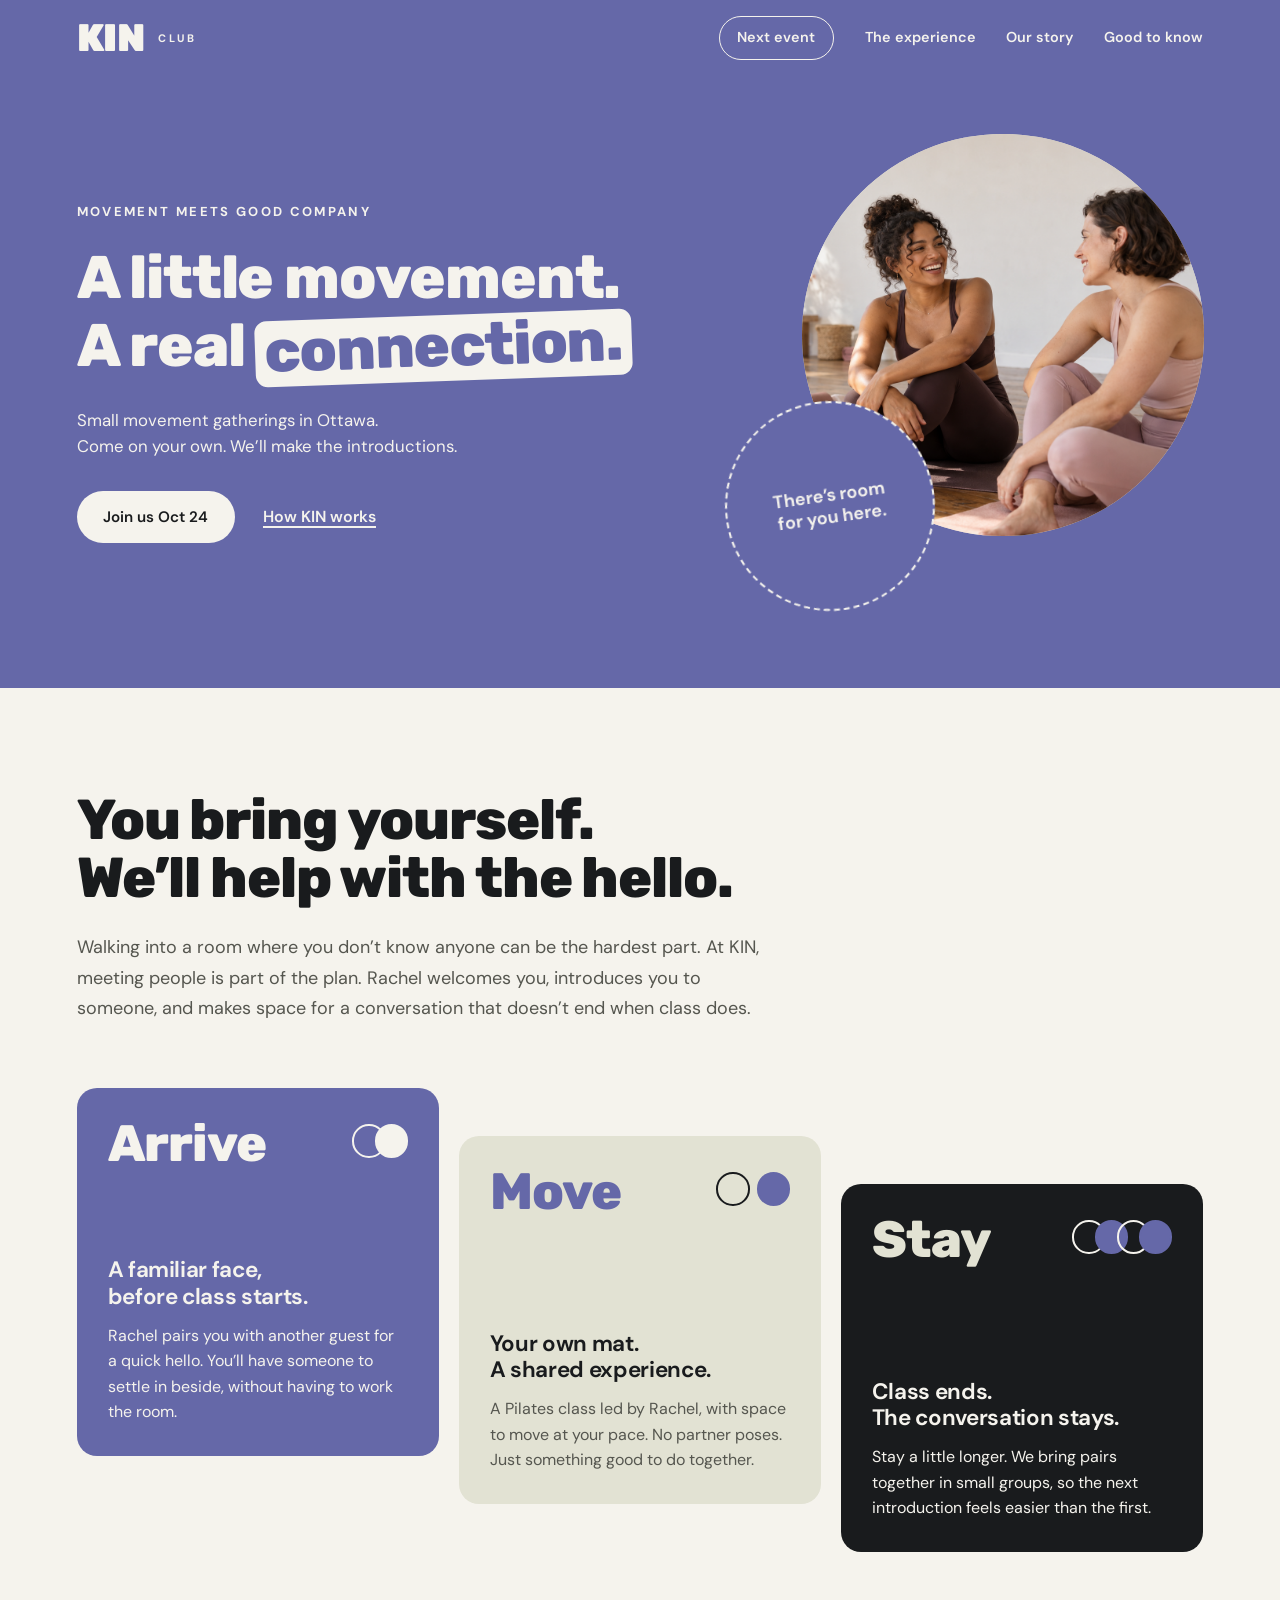
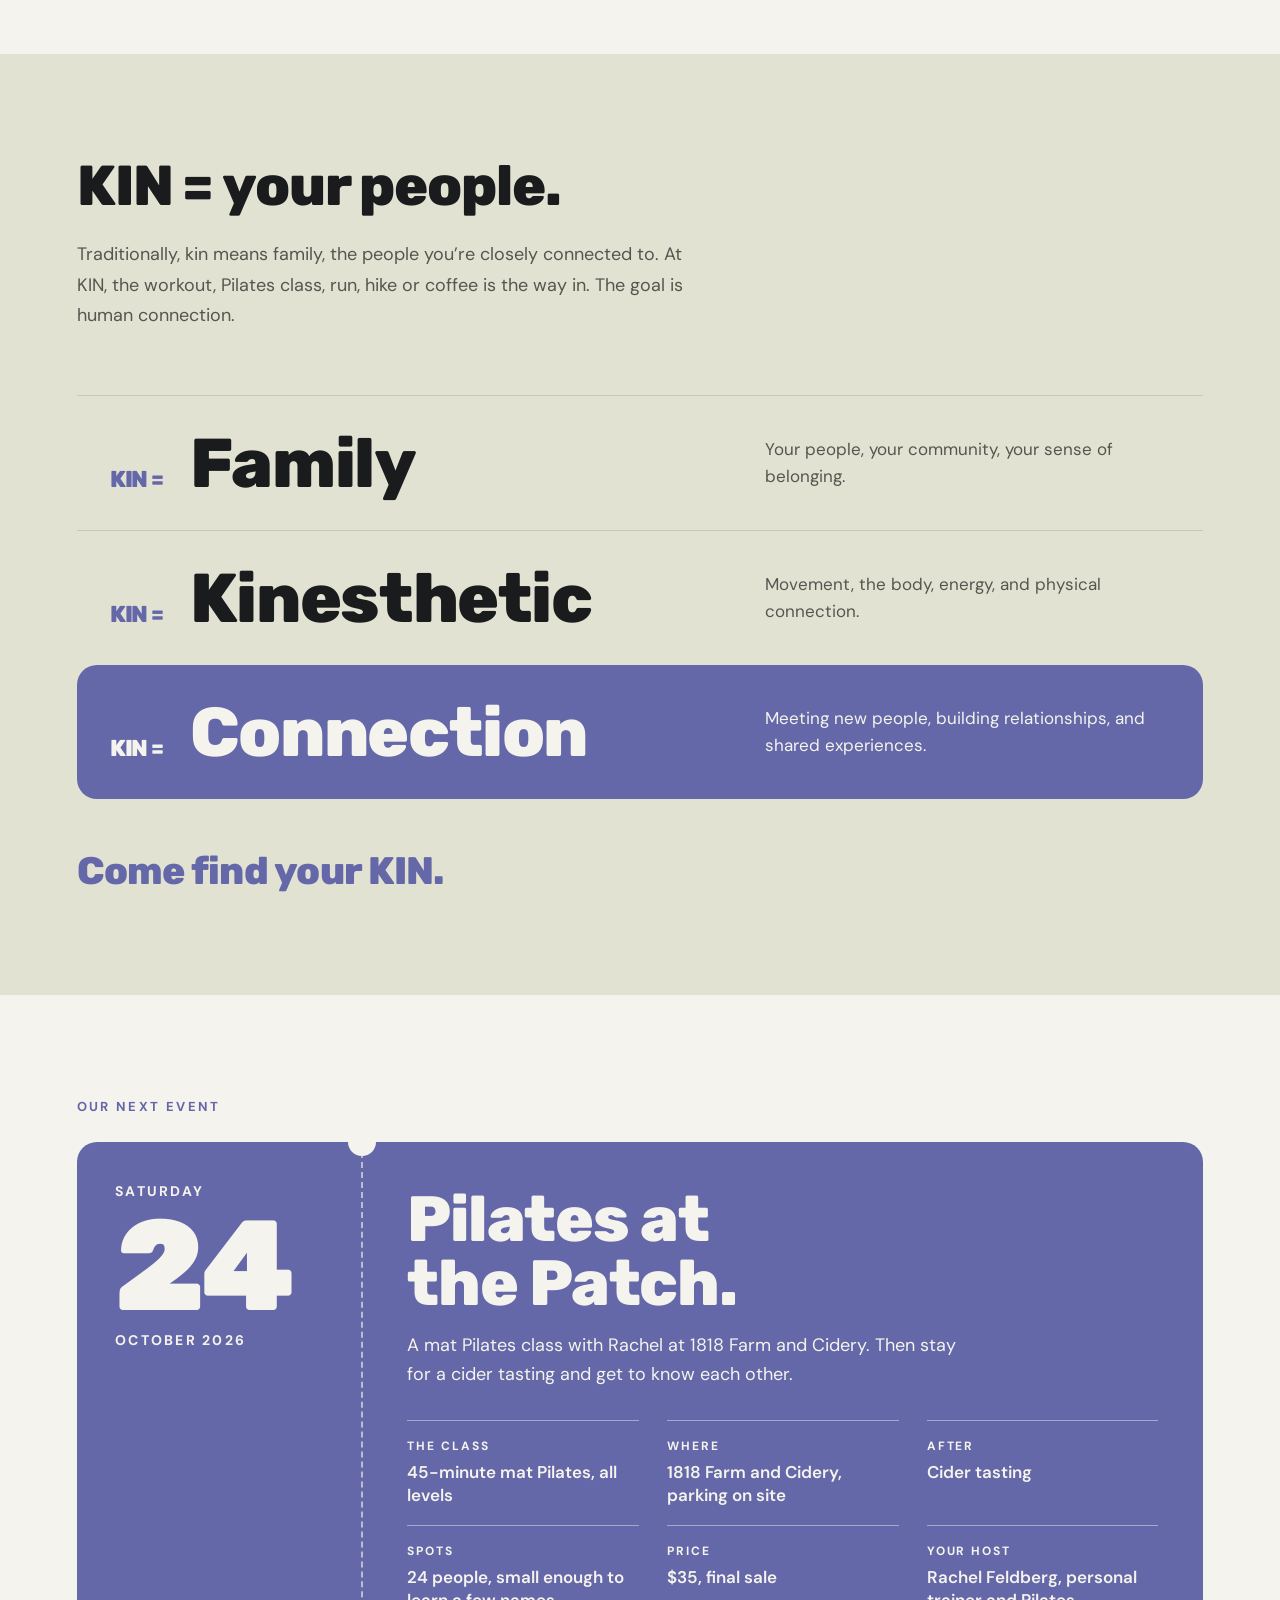
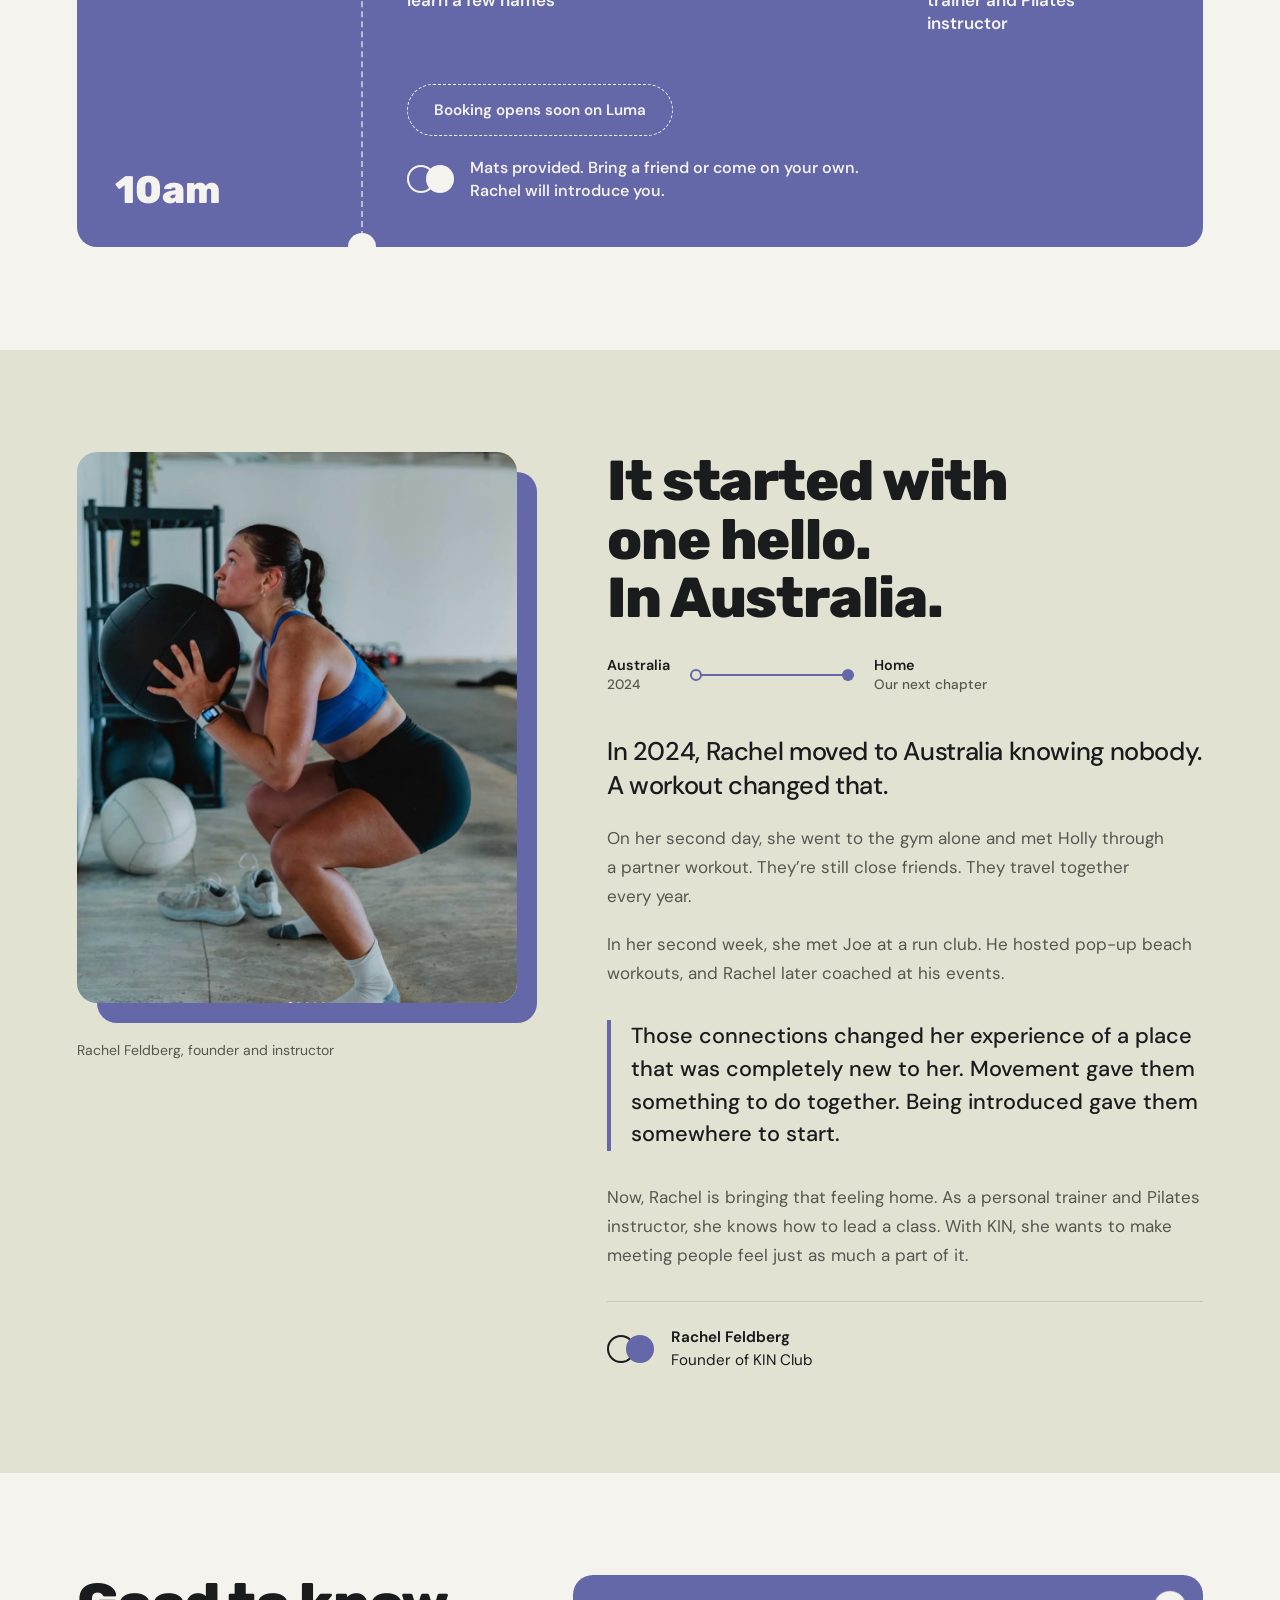
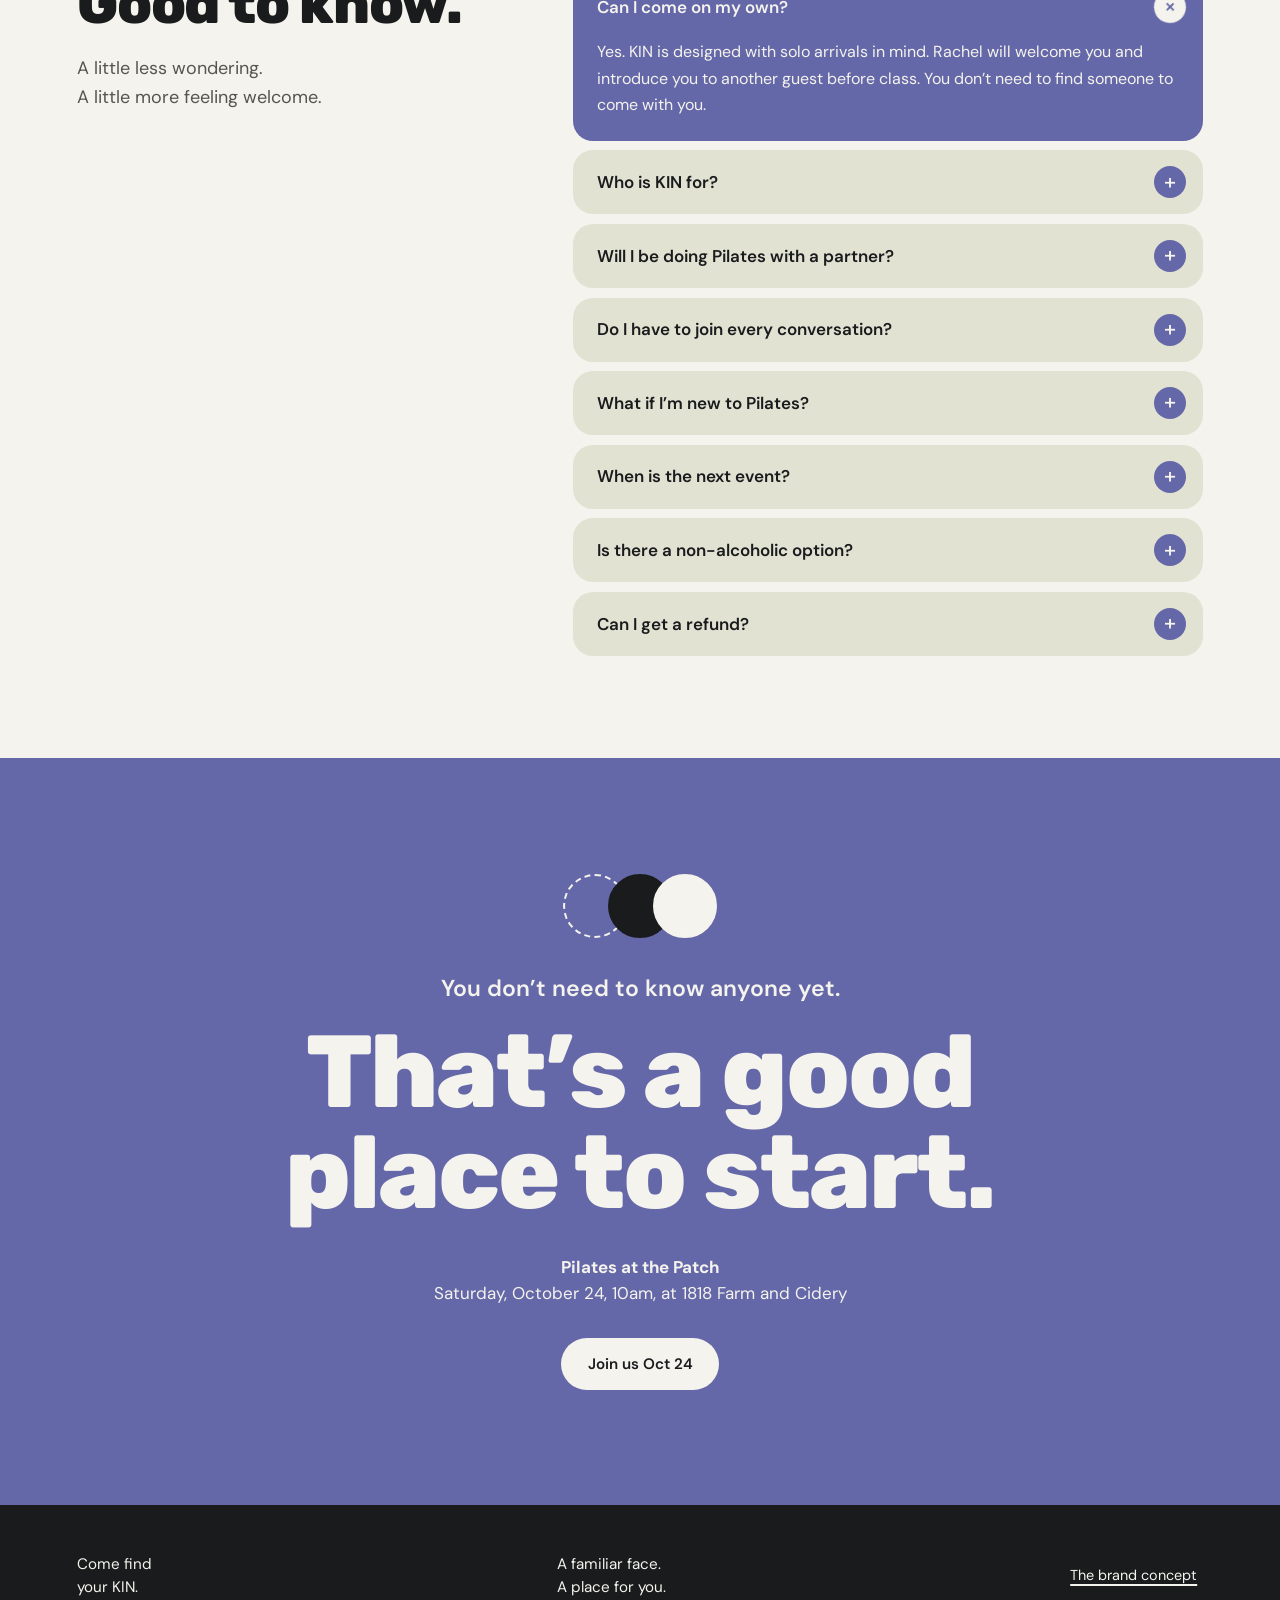
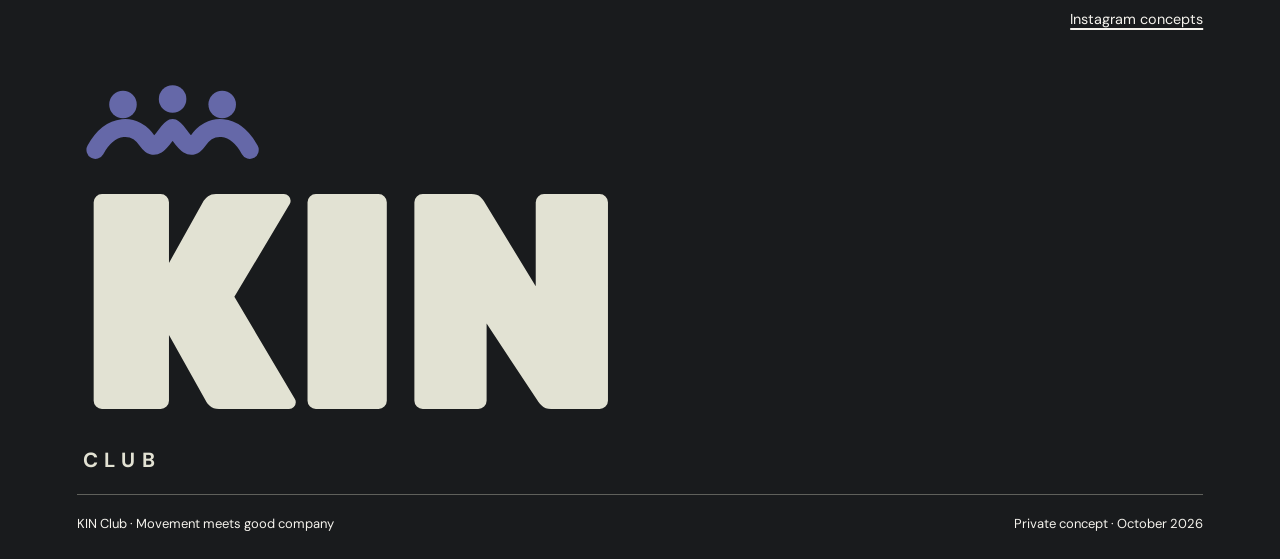
<file: index.html>
<!doctype html>
<html lang="en">
<head>
  <meta charset="UTF-8">
  <meta name="viewport" content="width=device-width, initial-scale=1">
  <meta name="robots" content="noindex, nofollow">
  <meta name="theme-color" content="#6568A8">
  <meta name="description" content="KIN Club brings people in Ottawa together through movement, thoughtful introductions, and time to connect.">
  <title>KIN Club | Movement meets good company</title>
  <link rel="icon" type="image/svg+xml" href="data:image/svg+xml,%3Csvg xmlns='http://www.w3.org/2000/svg' viewBox='0 0 64 64'%3E%3Crect width='64' height='64' rx='16' fill='%236568A8'/%3E%3Ctext x='32' y='47' text-anchor='middle' font-family='Arial,sans-serif' font-weight='900' font-size='48' fill='%23F5F3ED'%3Ek%3C/text%3E%3C/svg%3E">
  <link rel="preload" href="assets/dm-sans.ttf" as="font" type="font/ttf" crossorigin>
  <link rel="preconnect" href="https://fonts.googleapis.com"><link rel="preconnect" href="https://fonts.gstatic.com" crossorigin><link href="https://fonts.googleapis.com/css2?family=Rubik:wght@700;800;900&display=swap" rel="stylesheet"><link rel="stylesheet" href="styles.css?v=kin-20261016b"><script src="theme.js?v=neutral-20261016"></script>
</head>
<body>
  <a class="skip-link" href="#main">Skip to content</a>
  <header class="site-header">
    <a class="wordmark" href="#" aria-label="KIN Club home">KIN<span>Club</span></a>
    <nav aria-label="Main navigation"><a class="nav-event" href="#next-event">Next event</a><a href="#experience">The experience</a><a href="#story">Our story</a><a href="#questions">Good to know</a></nav>
  </header>
  <main id="main">
    <section class="hero" aria-labelledby="hero-title">
      <div class="hero-copy">
        <p class="eyebrow">Movement meets good company</p>
        <h1 id="hero-title"><span class="line">A little movement.</span> <span class="line">A real <span class="mark">connection.</span></span></h1>
        <p class="hero-intro">Small movement gatherings in Ottawa.<br class="desktop-break"> Come on your own. We’ll make the introductions.</p>
        <div class="hero-actions"><a class="button button-paper" href="#next-event">Join us Oct 24</a><a class="text-link" href="#experience">How KIN works</a></div>
      </div>
      <div class="hero-visual">
        <div class="hero-photo"><img src="assets/kin-company.png" alt="Illustrative scene of two women chatting beside their Pilates mats in a sunlit studio" width="1536" height="1024" fetchpriority="high"></div>
        <p class="hero-note">There’s room<br>for you here.</p>
      </div>
    </section>

    <section class="experience section" id="experience" aria-labelledby="experience-title">
      <div class="experience-head">
        <h2 id="experience-title">You bring yourself.<br>We’ll help with the hello.</h2>
        <p>Walking into a room where you don’t know anyone can be the hardest part. At KIN, meeting people is part of the plan. Rachel welcomes you, introduces you to someone, and makes space for a conversation that doesn’t end when class does.</p>
      </div>
      <ol class="steps" aria-label="How a KIN gathering feels">
        <li class="step step-arrive"><div class="step-top"><span class="step-verb">Arrive</span><span class="pair-symbol" aria-hidden="true"><i></i><i></i></span></div><h3>A familiar face,<br>before class starts.</h3><p>Rachel pairs you with another guest for a quick hello. You’ll have someone to settle in beside, without having to work the room.</p></li>
        <li class="step step-move"><div class="step-top"><span class="step-verb">Move</span><span class="pair-symbol is-apart" aria-hidden="true"><i></i><i></i></span></div><h3>Your own mat.<br>A shared experience.</h3><p>A Pilates class led by Rachel, with space to move at your pace. No partner poses. Just something good to do together.</p></li>
        <li class="step step-stay"><div class="step-top"><span class="step-verb">Stay</span><span class="pair-symbol is-group" aria-hidden="true"><i></i><i></i><i></i><i></i></span></div><h3>Class ends.<br>The conversation stays.</h3><p>Stay a little longer. We bring pairs together in small groups, so the next introduction feels easier than the first.</p></li>
      </ol>
    </section>

    <section class="pillars section" aria-labelledby="pillars-title">
      <div class="pillars-head"><h2 id="pillars-title">KIN = your people.</h2><p>Traditionally, kin means family, the people you’re closely connected to. At KIN, the workout, Pilates class, run, hike or coffee is the way in. The goal is human connection.</p></div>
      <dl class="pillars-list">
        <div><dt><span>KIN =</span> Family</dt><dd>Your people, your community, your sense of belonging.</dd></div>
        <div><dt><span>KIN =</span> Kinesthetic</dt><dd>Movement, the body, energy, and physical connection.</dd></div>
        <div class="is-lead"><dt><span>KIN =</span> Connection</dt><dd>Meeting new people, building relationships, and shared experiences.</dd></div>
      </dl>
      <p class="pillars-close">Come find your KIN.</p>
    </section>

    <section class="gathering section" id="next-event" aria-labelledby="gathering-title">
      <p class="eyebrow">Our next event</p>
      <article class="ticket">
        <div class="ticket-stub">
          <p class="ticket-date"><time datetime="2026-10-24T10:00"><span class="ticket-day">Saturday</span> <strong>24</strong> <span class="ticket-month">October 2026</span> <span class="ticket-time">10am</span></time></p>
        </div>
        <div class="ticket-body">
          <h2 id="gathering-title">Pilates at<br>the Patch.</h2>
          <p class="ticket-intro">A mat Pilates class with Rachel at 1818 Farm and Cidery. Then stay for a cider tasting and get to know each other.</p>
          <dl class="event-facts">
            <div><dt>The class</dt><dd>45-minute mat Pilates, all levels</dd></div>
            <div><dt>Where</dt><dd>1818 Farm and Cidery, parking on site</dd></div>
            <div><dt>After</dt><dd>Cider tasting</dd></div>
            <div><dt>Spots</dt><dd>24 people, small enough to learn a few names</dd></div>
            <div><dt>Price</dt><dd>$35, final sale</dd></div>
            <div><dt>Your host</dt><dd>Rachel Feldberg, personal trainer and Pilates instructor</dd></div>
          </dl>
          <div class="ticket-foot">
            <!-- When the Luma event exists, replace this span with:
                 <a class="button button-paper event-cta" href="LUMA_EVENT_URL" target="_blank" rel="noopener">Save your spot</a> -->
            <span class="button event-cta is-pending" role="status">Booking opens soon on Luma</span>
            <p class="event-note"><span class="pair-symbol" aria-hidden="true"><i></i><i></i></span><span>Mats provided. Bring a friend or come on your own. Rachel will introduce you.</span></p>
          </div>
        </div>
      </article>
    </section>

    <section class="story section" id="story" aria-labelledby="story-title">
      <div class="story-heading"><h2 id="story-title">It started with<br>one hello.<br>In Australia.</h2><div class="story-route"><span>Australia<br><strong>2024</strong></span><span class="route-line" aria-hidden="true"></span><span>Home<br><strong>Our next chapter</strong></span></div></div>
      <figure class="founder-photo"><img src="assets/rachel-placeholder.jpg" alt="Rachel Feldberg training with a medicine ball" width="1118" height="1340" loading="lazy"><figcaption>Rachel Feldberg, founder and instructor</figcaption></figure>
      <div class="story-copy"><p class="story-lead">In 2024, Rachel moved to Australia knowing nobody. A workout changed that.</p><p>On her second day, she went to the gym alone and met Holly through a partner workout. They’re still close friends. They travel together every year.</p><p>In her second week, she met Joe at a run club. He hosted pop-up beach workouts, and Rachel later coached at his events.</p><p class="story-turn">Those connections changed her experience of a place that was completely new to her. Movement gave them something to do together. Being introduced gave them somewhere to start.</p><p>Now, Rachel is bringing that feeling home. As a personal trainer and Pilates instructor, she knows how to lead a class. With KIN, she wants to make meeting people feel just as much a part of it.</p><div class="founder-signoff"><span class="pair-symbol" aria-hidden="true"><i></i><i></i></span><span><strong>Rachel Feldberg</strong><br>Founder of KIN Club</span></div></div>
    </section>

    <section class="faq section" id="questions" aria-labelledby="questions-title">
      <div class="faq-head"><h2 id="questions-title">Good to know.</h2><p>A little less wondering.<br>A little more feeling welcome.</p></div>
      <div class="faq-list">
        <details open><summary>Can I come on my own?</summary><p>Yes. KIN is designed with solo arrivals in mind. Rachel will welcome you and introduce you to another guest before class. You don’t need to find someone to come with you.</p></details>
        <details><summary>Who is KIN for?</summary><p>Anyone who wants to meet people through movement. Maybe you’ve just moved here. Maybe you’ve lived here for years and would like a few new faces in your week.</p></details>
        <details><summary>Will I be doing Pilates with a partner?</summary><p>No. The pairing is for the welcome, not the workout. You’ll have your own mat and follow Rachel’s class at your own pace.</p></details>
        <details><summary>Do I have to join every conversation?</summary><p>No. Introductions are an invitation. You can take your time, skip a prompt, or leave after class. There’s no pressure to share anything personal.</p></details>
        <details><summary>What if I’m new to Pilates?</summary><p>You’re welcome. Pilates at the Patch is a 45-minute mat class for all levels, and Rachel will offer options as she goes. Mats are provided, so just bring yourself and a water bottle.</p></details>
        <details><summary>When is the next event?</summary><p>Pilates at the Patch is next: a mat Pilates class at 1818 Farm and Cidery, with a cider tasting after. It’s on Saturday, October 24 at 10am and costs $35. <a href="#next-event">See the event details</a>.</p></details>
        <details><summary>Is there a non-alcoholic option?</summary><p>Not at this event. The tasting after class is cider only. You’re welcome to join the conversation without a glass.</p></details>
        <details><summary>Can I get a refund?</summary><p>Tickets are final sale.</p></details>
      </div>
    </section>

    <section class="closing" aria-labelledby="closing-title">
      <span class="kin-circles" aria-hidden="true"><i></i><i></i><i></i></span>
      <p class="closing-lead">You don’t need to know anyone yet.</p>
      <h2 id="closing-title">That’s a good<br>place to start.</h2>
      <p class="closing-event"><strong>Pilates at the Patch</strong><br>Saturday, October 24, 10am, at 1818 Farm and Cidery</p>
      <a class="button button-paper" href="#next-event">Join us Oct 24</a>
    </section>
  </main>
  <footer class="site-footer"><div class="footer-top"><p>Come find<br>your KIN.</p><p>A familiar face.<br>A place for you.</p><div class="footer-links"><a href="brand.html">The brand concept</a><a href="social.html">Instagram concepts</a></div></div><a class="footer-mark" href="#" aria-label="KIN Club, back to top"><svg class="kin-icon" viewBox="0 -8 260 118" aria-hidden="true"><g fill="currentColor"><circle cx="58" cy="26" r="20"/><circle cx="130" cy="18" r="20"/><circle cx="202" cy="26" r="20"/></g><path d="M18 92 C40 52 76 52 94 80 C108 100 120 64 130 60 C140 64 152 100 166 80 C184 52 220 52 242 92" fill="none" stroke="currentColor" stroke-width="26" stroke-linecap="round" stroke-linejoin="round"/></svg><b>KIN</b><span>Club</span></a><div class="footer-bottom"><span>KIN Club · Movement meets good company</span><span>Private concept · October 2026</span></div></footer>
</body>
</html>
</file>
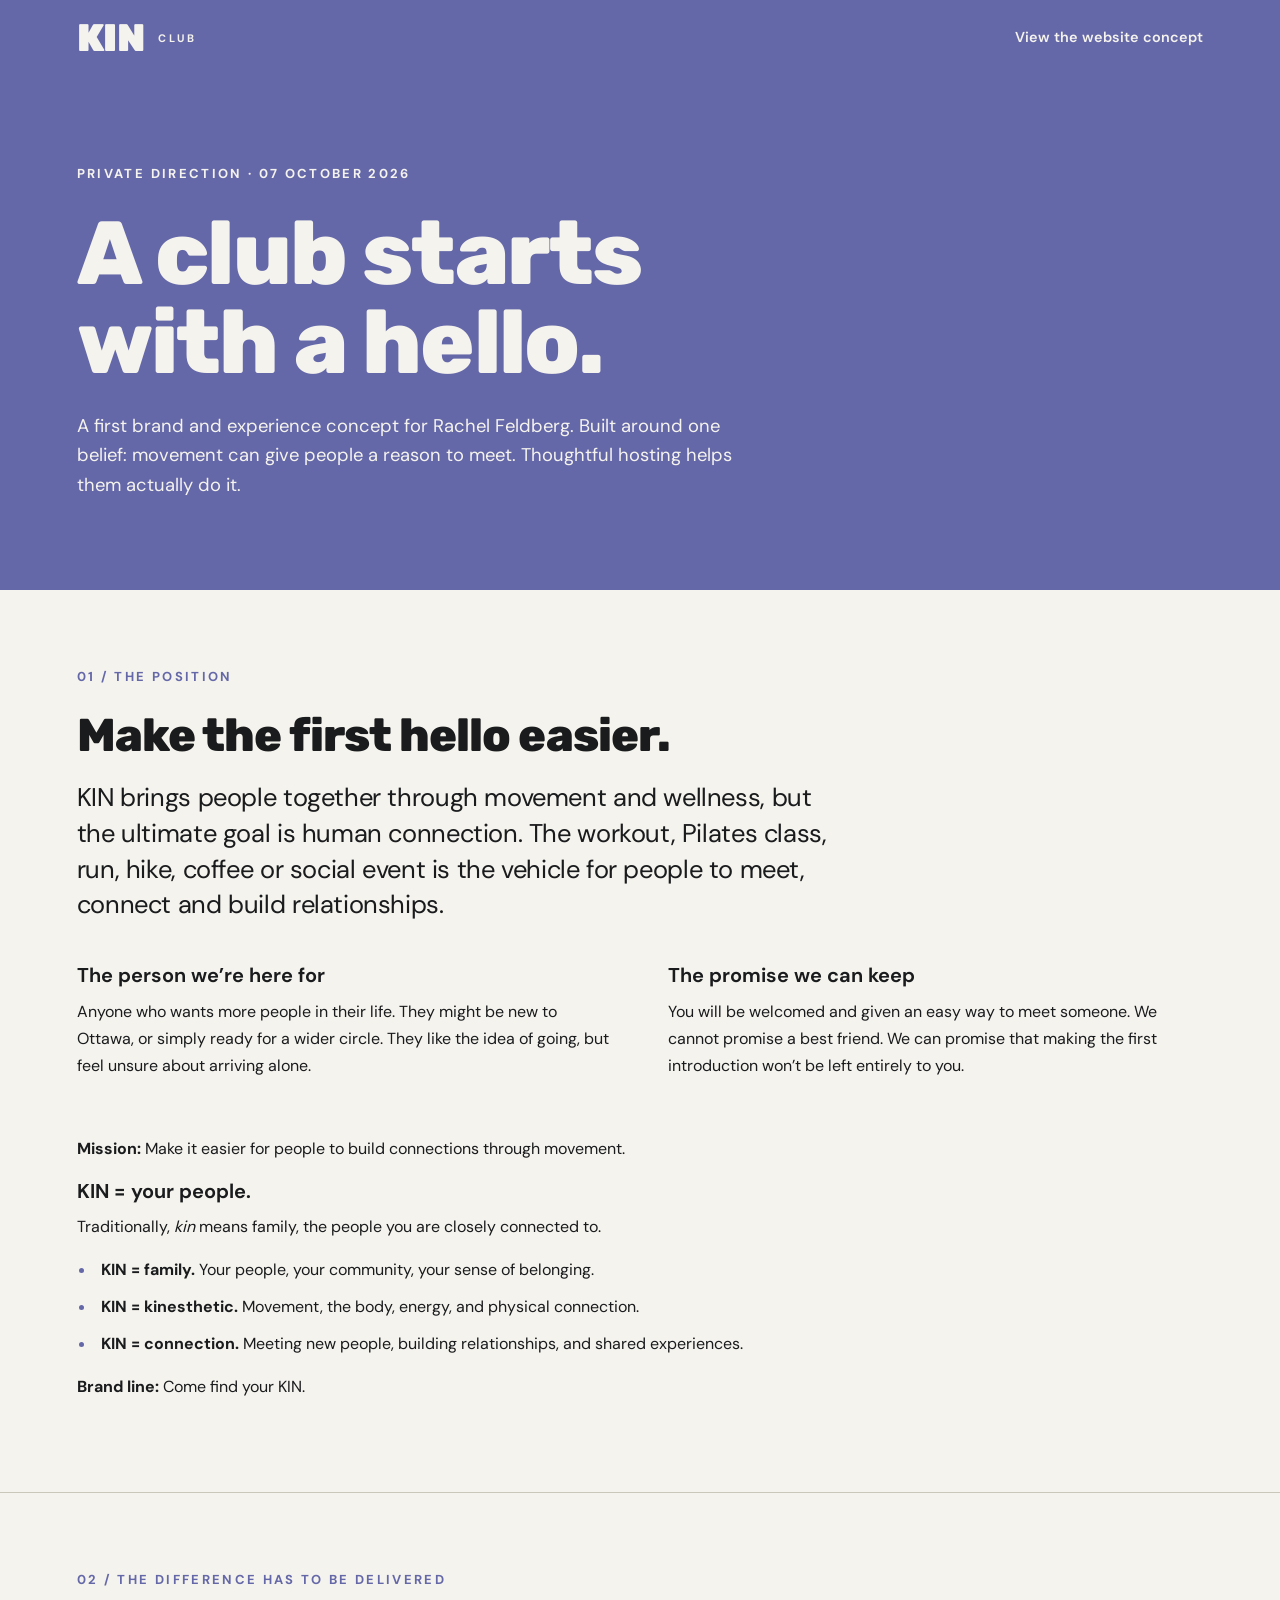
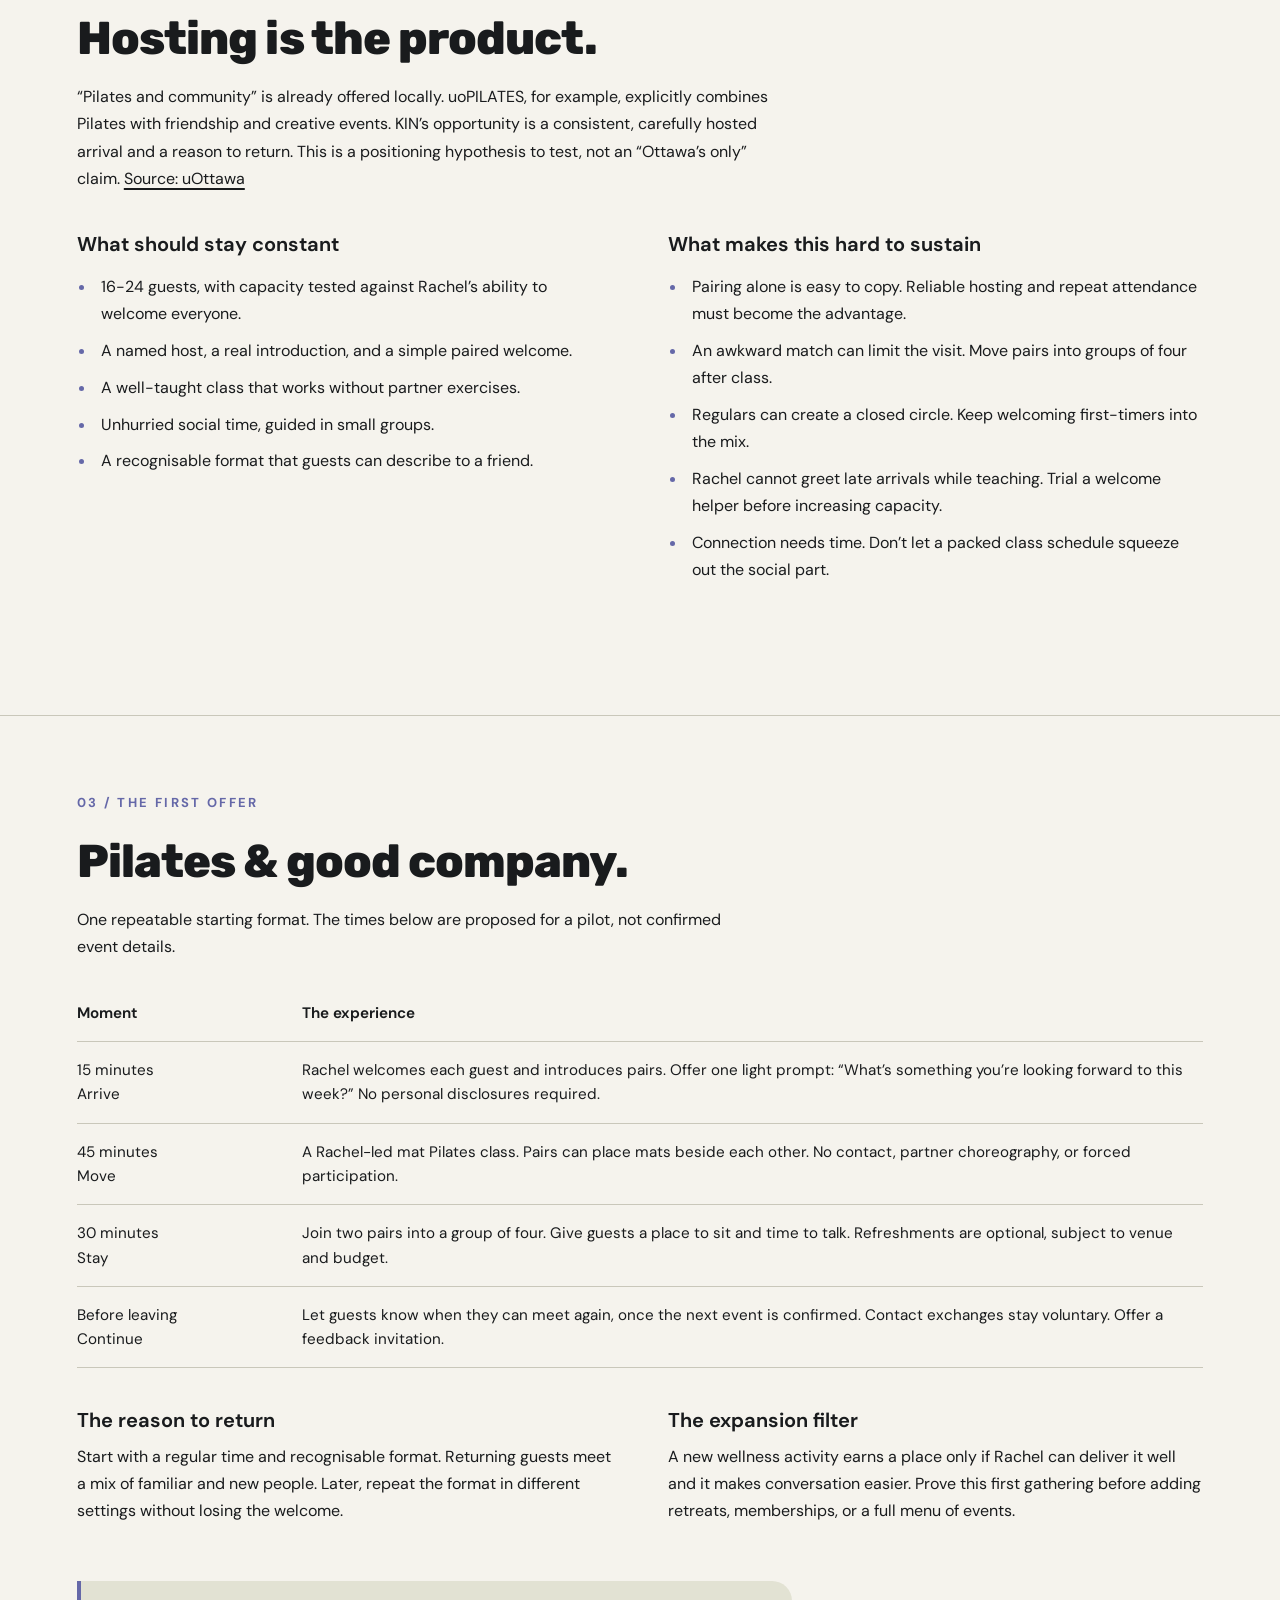
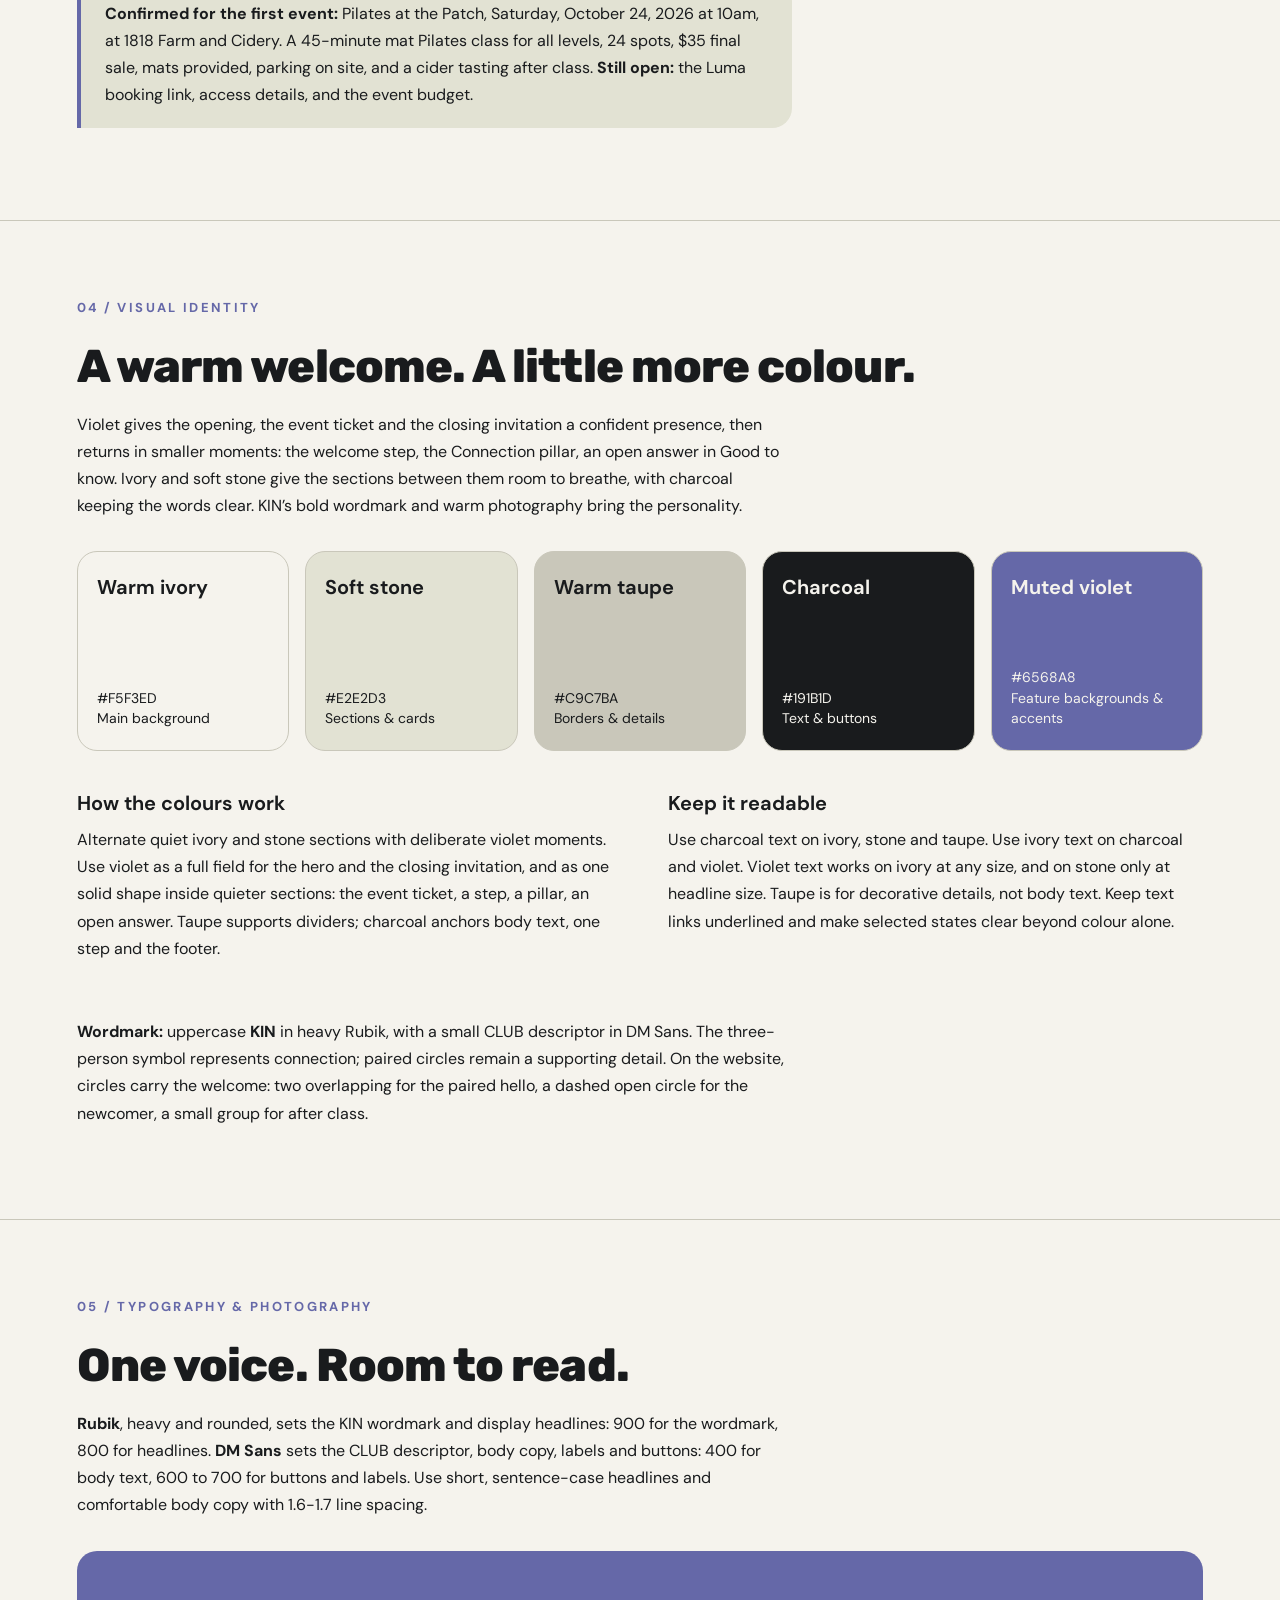
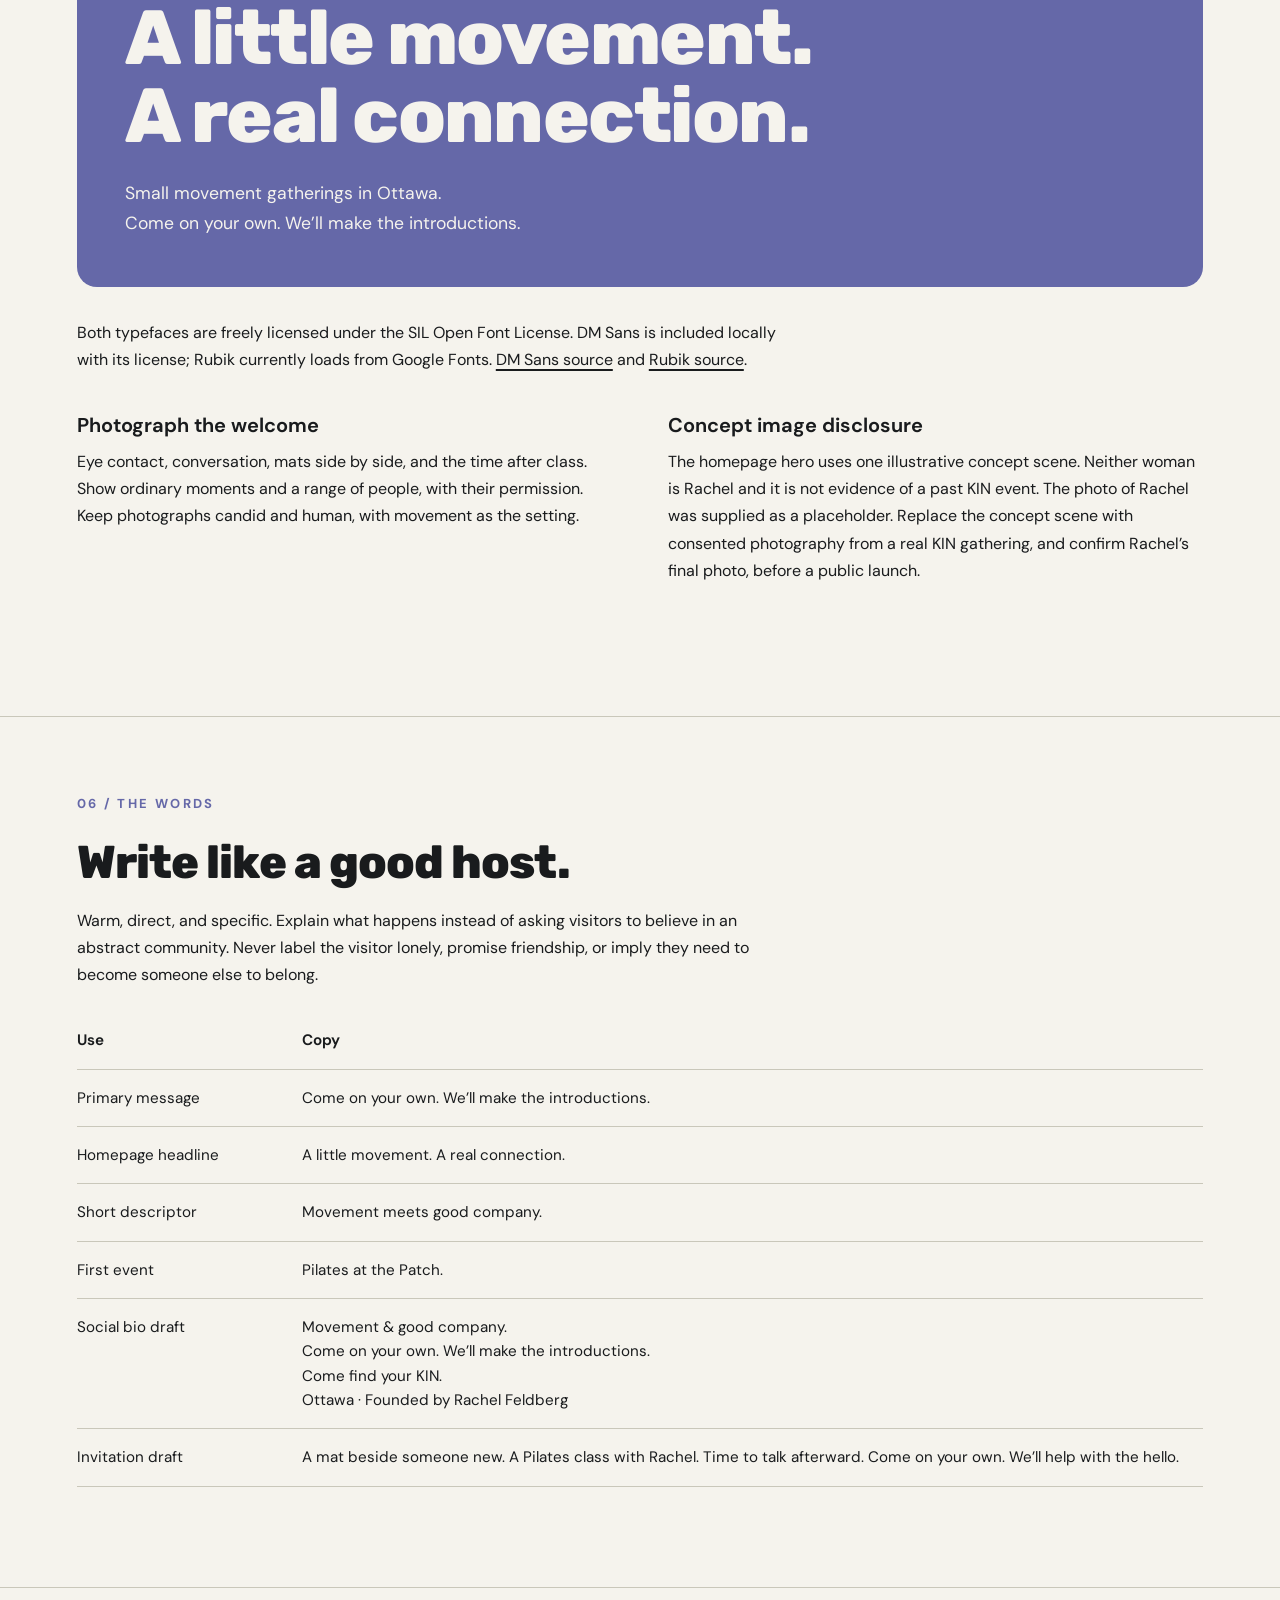
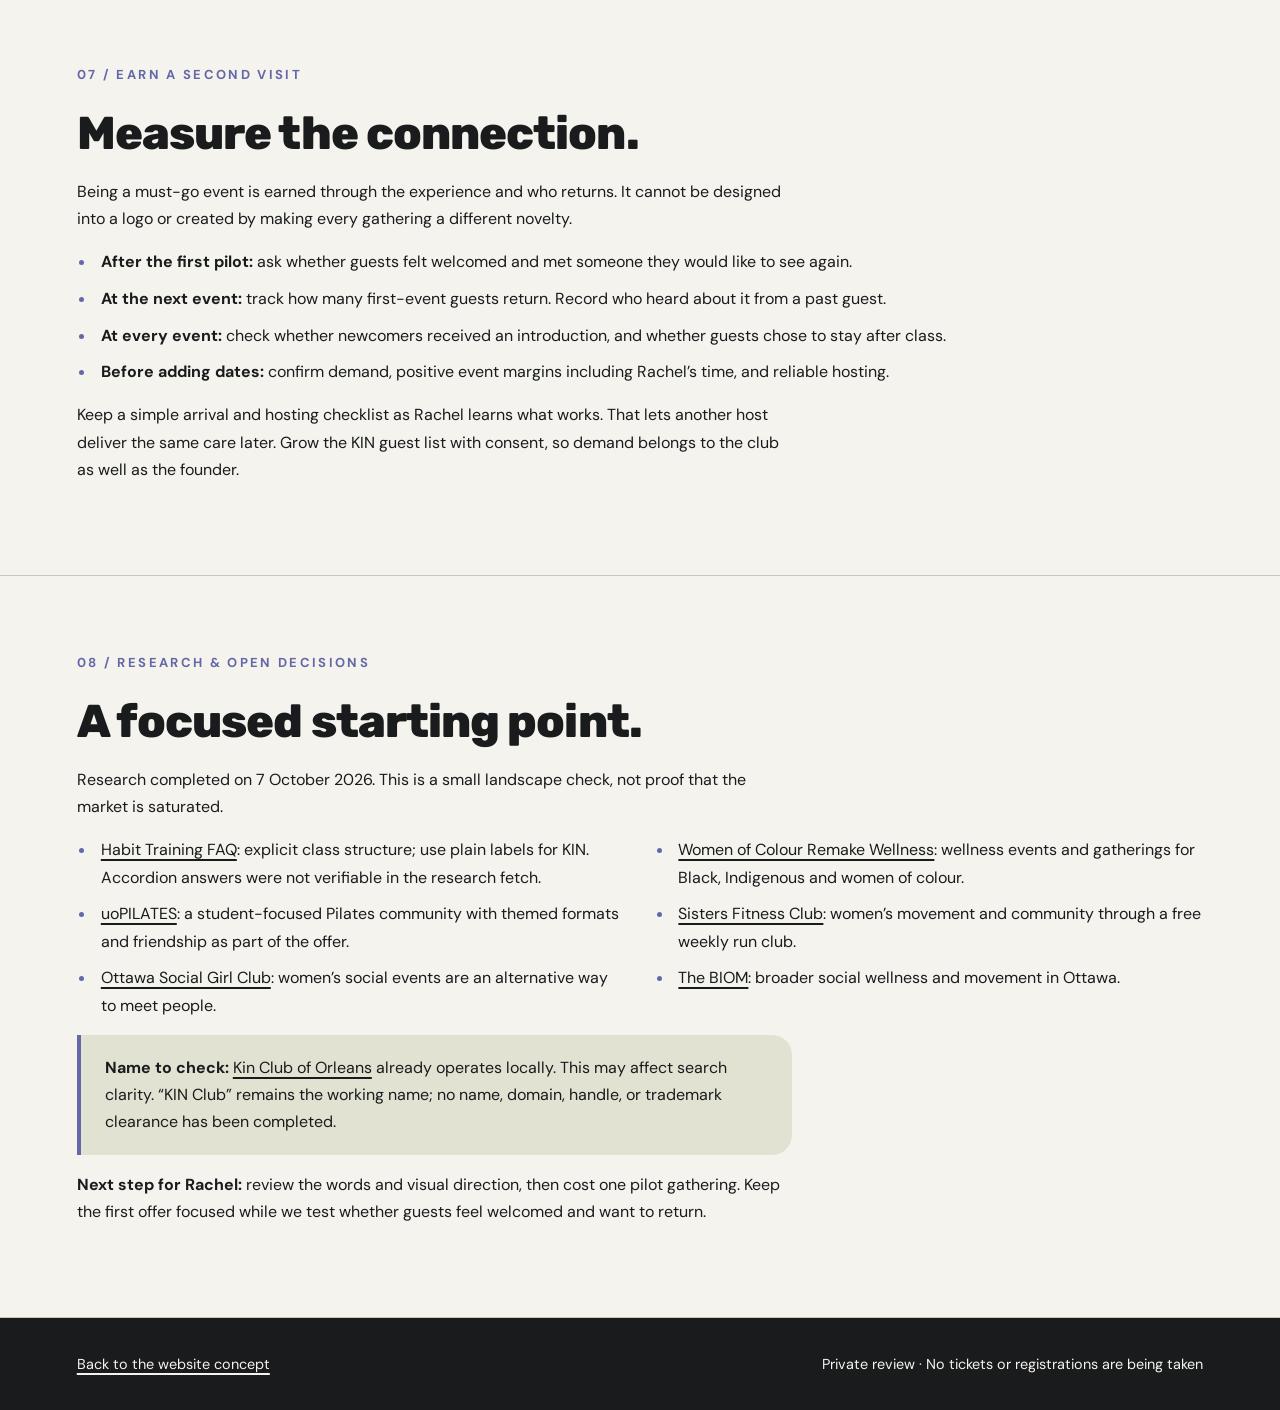
<file: brand.html>
<!doctype html>
<html lang="en">
<head>
  <meta charset="UTF-8"><meta name="viewport" content="width=device-width, initial-scale=1"><meta name="robots" content="noindex, nofollow"><meta name="theme-color" content="#6568A8">
  <title>KIN Club | Brand &amp; experience concept</title>
  <meta name="description" content="A private brand direction for KIN Club: positioning, visual identity, and a small-group Pilates experience designed around meeting people.">
  <link rel="icon" type="image/svg+xml" href="data:image/svg+xml,%3Csvg xmlns='http://www.w3.org/2000/svg' viewBox='0 0 64 64'%3E%3Crect width='64' height='64' rx='16' fill='%236568A8'/%3E%3Ctext x='32' y='47' text-anchor='middle' font-family='Arial,sans-serif' font-weight='900' font-size='48' fill='%23F5F3ED'%3Ek%3C/text%3E%3C/svg%3E">
  <link rel="preconnect" href="https://fonts.googleapis.com"><link rel="preconnect" href="https://fonts.gstatic.com" crossorigin><link href="https://fonts.googleapis.com/css2?family=Rubik:wght@700;800;900&display=swap" rel="stylesheet"><link rel="stylesheet" href="styles.css?v=kin-20261016b"><script src="theme.js?v=neutral-20261016"></script>
</head>
<body>
  <a class="skip-link" href="#main">Skip to content</a>
  <header class="site-header brand-header"><a class="wordmark" href="index.html" aria-label="KIN Club website">KIN<span>Club</span></a><a href="index.html">View the website concept</a></header>
  <main id="main">
    <section class="brand-hero"><p class="eyebrow">Private direction · 07 October 2026</p><h1>A club starts<br>with a hello.</h1><p>A first brand and experience concept for Rachel Feldberg. Built around one belief: movement can give people a reason to meet. Thoughtful hosting helps them actually do it.</p></section>
    <section class="brand-section"><p class="eyebrow">01 / The position</p><h2>Make the first hello easier.</h2><p class="large-copy">KIN brings people together through movement and wellness, but the ultimate goal is human connection. The workout, Pilates class, run, hike, coffee or social event is the vehicle for people to meet, connect and build relationships.</p><div class="two-col"><div><h3>The person we’re here for</h3><p>Anyone who wants more people in their life. They might be new to Ottawa, or simply ready for a wider circle. They like the idea of going, but feel unsure about arriving alone.</p></div><div><h3>The promise we can keep</h3><p>You will be welcomed and given an easy way to meet someone. We cannot promise a best friend. We can promise that making the first introduction won’t be left entirely to you.</p></div></div><p><strong>Mission:</strong> Make it easier for people to build connections through movement.</p><h3>KIN = your people.</h3><p>Traditionally, <em>kin</em> means family, the people you are closely connected to.</p><ul><li><strong>KIN = family.</strong> Your people, your community, your sense of belonging.</li><li><strong>KIN = kinesthetic.</strong> Movement, the body, energy, and physical connection.</li><li><strong>KIN = connection.</strong> Meeting new people, building relationships, and shared experiences.</li></ul><p><strong>Brand line:</strong> Come find your KIN.</p></section>
    <section class="brand-section"><p class="eyebrow">02 / The difference has to be delivered</p><h2>Hosting is the product.</h2><p>“Pilates and community” is already offered locally. uoPILATES, for example, explicitly combines Pilates with friendship and creative events. KIN’s opportunity is a consistent, carefully hosted arrival and a reason to return. This is a positioning hypothesis to test, not an “Ottawa’s only” claim. <a href="https://www.uottawa.ca/campus-life/news-all/student-clubs-you-might-know-exist-uottawa">Source: uOttawa</a></p><div class="two-col"><div><h3>What should stay constant</h3><ul><li>16-24 guests, with capacity tested against Rachel’s ability to welcome everyone.</li><li>A named host, a real introduction, and a simple paired welcome.</li><li>A well-taught class that works without partner exercises.</li><li>Unhurried social time, guided in small groups.</li><li>A recognisable format that guests can describe to a friend.</li></ul></div><div><h3>What makes this hard to sustain</h3><ul><li>Pairing alone is easy to copy. Reliable hosting and repeat attendance must become the advantage.</li><li>An awkward match can limit the visit. Move pairs into groups of four after class.</li><li>Regulars can create a closed circle. Keep welcoming first-timers into the mix.</li><li>Rachel cannot greet late arrivals while teaching. Trial a welcome helper before increasing capacity.</li><li>Connection needs time. Don’t let a packed class schedule squeeze out the social part.</li></ul></div></div></section>
    <section class="brand-section"><p class="eyebrow">03 / The first offer</p><h2>Pilates &amp; good company.</h2><p>One repeatable starting format. The times below are proposed for a pilot, not confirmed event details.</p><table><thead><tr><th scope="col">Moment</th><th scope="col">The experience</th></tr></thead><tbody><tr><td>15 minutes<br>Arrive</td><td>Rachel welcomes each guest and introduces pairs. Offer one light prompt: “What’s something you’re looking forward to this week?” No personal disclosures required.</td></tr><tr><td>45 minutes<br>Move</td><td>A Rachel-led mat Pilates class. Pairs can place mats beside each other. No contact, partner choreography, or forced participation.</td></tr><tr><td>30 minutes<br>Stay</td><td>Join two pairs into a group of four. Give guests a place to sit and time to talk. Refreshments are optional, subject to venue and budget.</td></tr><tr><td>Before leaving<br>Continue</td><td>Let guests know when they can meet again, once the next event is confirmed. Contact exchanges stay voluntary. Offer a feedback invitation.</td></tr></tbody></table><div class="two-col"><div><h3>The reason to return</h3><p>Start with a regular time and recognisable format. Returning guests meet a mix of familiar and new people. Later, repeat the format in different settings without losing the welcome.</p></div><div><h3>The expansion filter</h3><p>A new wellness activity earns a place only if Rachel can deliver it well and it makes conversation easier. Prove this first gathering before adding retreats, memberships, or a full menu of events.</p></div></div><p class="note"><strong>Confirmed for the first event:</strong> Pilates at the Patch, Saturday, October 24, 2026 at 10am, at 1818 Farm and Cidery. A 45-minute mat Pilates class for all levels, 24 spots, $35 final sale, mats provided, parking on site, and a cider tasting after class. <strong>Still open:</strong> the Luma booking link, access details, and the event budget.</p></section>
    <section class="brand-section"><p class="eyebrow">04 / Visual identity</p><h2>A warm welcome. A little more colour.</h2><p>Violet gives the opening, the event ticket and the closing invitation a confident presence, then returns in smaller moments: the welcome step, the Connection pillar, an open answer in Good to know. Ivory and soft stone give the sections between them room to breathe, with charcoal keeping the words clear. KIN’s bold wordmark and warm photography bring the personality.</p><div class="swatches"><div class="swatch" style="background:#F5F3ED;color:#191B1D"><span>Warm ivory</span><small>#F5F3ED<br>Main background</small></div><div class="swatch" style="background:#E2E2D3;color:#191B1D"><span>Soft stone</span><small>#E2E2D3<br>Sections & cards</small></div><div class="swatch" style="background:#C9C7BA;color:#191B1D"><span>Warm taupe</span><small>#C9C7BA<br>Borders & details</small></div><div class="swatch" style="background:#191B1D;color:#F5F3ED"><span>Charcoal</span><small>#191B1D<br>Text & buttons</small></div><div class="swatch" style="background:#6568A8;color:#F5F3ED"><span>Muted violet</span><small>#6568A8<br>Feature backgrounds & accents</small></div></div><div class="two-col"><div><h3>How the colours work</h3><p>Alternate quiet ivory and stone sections with deliberate violet moments. Use violet as a full field for the hero and the closing invitation, and as one solid shape inside quieter sections: the event ticket, a step, a pillar, an open answer. Taupe supports dividers; charcoal anchors body text, one step and the footer.</p></div><div><h3>Keep it readable</h3><p>Use charcoal text on ivory, stone and taupe. Use ivory text on charcoal and violet. Violet text works on ivory at any size, and on stone only at headline size. Taupe is for decorative details, not body text. Keep text links underlined and make selected states clear beyond colour alone.</p></div></div><p><strong>Wordmark:</strong> uppercase <strong>KIN</strong> in heavy Rubik, with a small CLUB descriptor in DM Sans. The three-person symbol represents connection; paired circles remain a supporting detail. On the website, circles carry the welcome: two overlapping for the paired hello, a dashed open circle for the newcomer, a small group for after class.</p></section>
    <section class="brand-section"><p class="eyebrow">05 / Typography &amp; photography</p><h2>One voice. Room to read.</h2><p><strong>Rubik</strong>, heavy and rounded, sets the KIN wordmark and display headlines: 900 for the wordmark, 800 for headlines. <strong>DM Sans</strong> sets the CLUB descriptor, body copy, labels and buttons: 400 for body text, 600 to 700 for buttons and labels. Use short, sentence-case headlines and comfortable body copy with 1.6-1.7 line spacing.</p><div class="type-specimen"><p>A little movement.<br>A real connection.</p><p>Small movement gatherings in Ottawa.<br>Come on your own. We’ll make the introductions.</p></div><p>Both typefaces are freely licensed under the SIL Open Font License. DM Sans is included locally with its license; Rubik currently loads from Google Fonts. <a href="https://github.com/google/fonts/tree/main/ofl/dmsans">DM Sans source</a> and <a href="https://github.com/google/fonts/tree/main/ofl/rubik">Rubik source</a>.</p><div class="two-col"><div><h3>Photograph the welcome</h3><p>Eye contact, conversation, mats side by side, and the time after class. Show ordinary moments and a range of people, with their permission. Keep photographs candid and human, with movement as the setting.</p></div><div><h3>Concept image disclosure</h3><p>The homepage hero uses one illustrative concept scene. Neither woman is Rachel and it is not evidence of a past KIN event. The photo of Rachel was supplied as a placeholder. Replace the concept scene with consented photography from a real KIN gathering, and confirm Rachel’s final photo, before a public launch.</p></div></div></section>
    <section class="brand-section"><p class="eyebrow">06 / The words</p><h2>Write like a good host.</h2><p>Warm, direct, and specific. Explain what happens instead of asking visitors to believe in an abstract community. Never label the visitor lonely, promise friendship, or imply they need to become someone else to belong.</p><table><thead><tr><th scope="col">Use</th><th scope="col">Copy</th></tr></thead><tbody><tr><td>Primary message</td><td>Come on your own. We’ll make the introductions.</td></tr><tr><td>Homepage headline</td><td>A little movement. A real connection.</td></tr><tr><td>Short descriptor</td><td>Movement meets good company.</td></tr><tr><td>First event</td><td>Pilates at the Patch.</td></tr><tr><td>Social bio draft</td><td>Movement &amp; good company.<br>Come on your own. We’ll make the introductions.<br>Come find your KIN.<br>Ottawa · Founded by Rachel Feldberg</td></tr><tr><td>Invitation draft</td><td>A mat beside someone new. A Pilates class with Rachel. Time to talk afterward. Come on your own. We’ll help with the hello.</td></tr></tbody></table></section>
    <section class="brand-section"><p class="eyebrow">07 / Earn a second visit</p><h2>Measure the connection.</h2><p>Being a must-go event is earned through the experience and who returns. It cannot be designed into a logo or created by making every gathering a different novelty.</p><ul><li><strong>After the first pilot:</strong> ask whether guests felt welcomed and met someone they would like to see again.</li><li><strong>At the next event:</strong> track how many first-event guests return. Record who heard about it from a past guest.</li><li><strong>At every event:</strong> check whether newcomers received an introduction, and whether guests chose to stay after class.</li><li><strong>Before adding dates:</strong> confirm demand, positive event margins including Rachel’s time, and reliable hosting.</li></ul><p>Keep a simple arrival and hosting checklist as Rachel learns what works. That lets another host deliver the same care later. Grow the KIN guest list with consent, so demand belongs to the club as well as the founder.</p></section>
    <section class="brand-section"><p class="eyebrow">08 / Research &amp; open decisions</p><h2>A focused starting point.</h2><p>Research completed on 7 October 2026. This is a small landscape check, not proof that the market is saturated.</p><ul class="source-list"><li><a href="https://habittraining.com.au/faq/">Habit Training FAQ</a>: explicit class structure; use plain labels for KIN. Accordion answers were not verifiable in the research fetch.</li><li><a href="https://www.uottawa.ca/campus-life/news-all/student-clubs-you-might-know-exist-uottawa">uoPILATES</a>: a student-focused Pilates community with themed formats and friendship as part of the offer.</li><li><a href="https://www.eventbrite.ca/o/49712487433">Ottawa Social Girl Club</a>: women’s social events are an alternative way to meet people.</li><li><a href="https://www.womenofcolourremakewellness.com/about-us">Women of Colour Remake Wellness</a>: wellness events and gatherings for Black, Indigenous and women of colour.</li><li><a href="https://www.sistersfitnessclub.com/run-club">Sisters Fitness Club</a>: women’s movement and community through a free weekly run club.</li><li><a href="https://thebiom.com/">The BIOM</a>: broader social wellness and movement in Ottawa.</li></ul><p class="note"><strong>Name to check:</strong> <a href="https://www.kincluboforleans.ca/">Kin Club of Orleans</a> already operates locally. This may affect search clarity. “KIN Club” remains the working name; no name, domain, handle, or trademark clearance has been completed.</p><p><strong>Next step for Rachel:</strong> review the words and visual direction, then cost one pilot gathering. Keep the first offer focused while we test whether guests feel welcomed and want to return.</p></section>
  </main>
  <footer class="brand-footer"><a href="index.html">Back to the website concept</a><span>Private review · No tickets or registrations are being taken</span></footer>
</body>
</html>
</file>
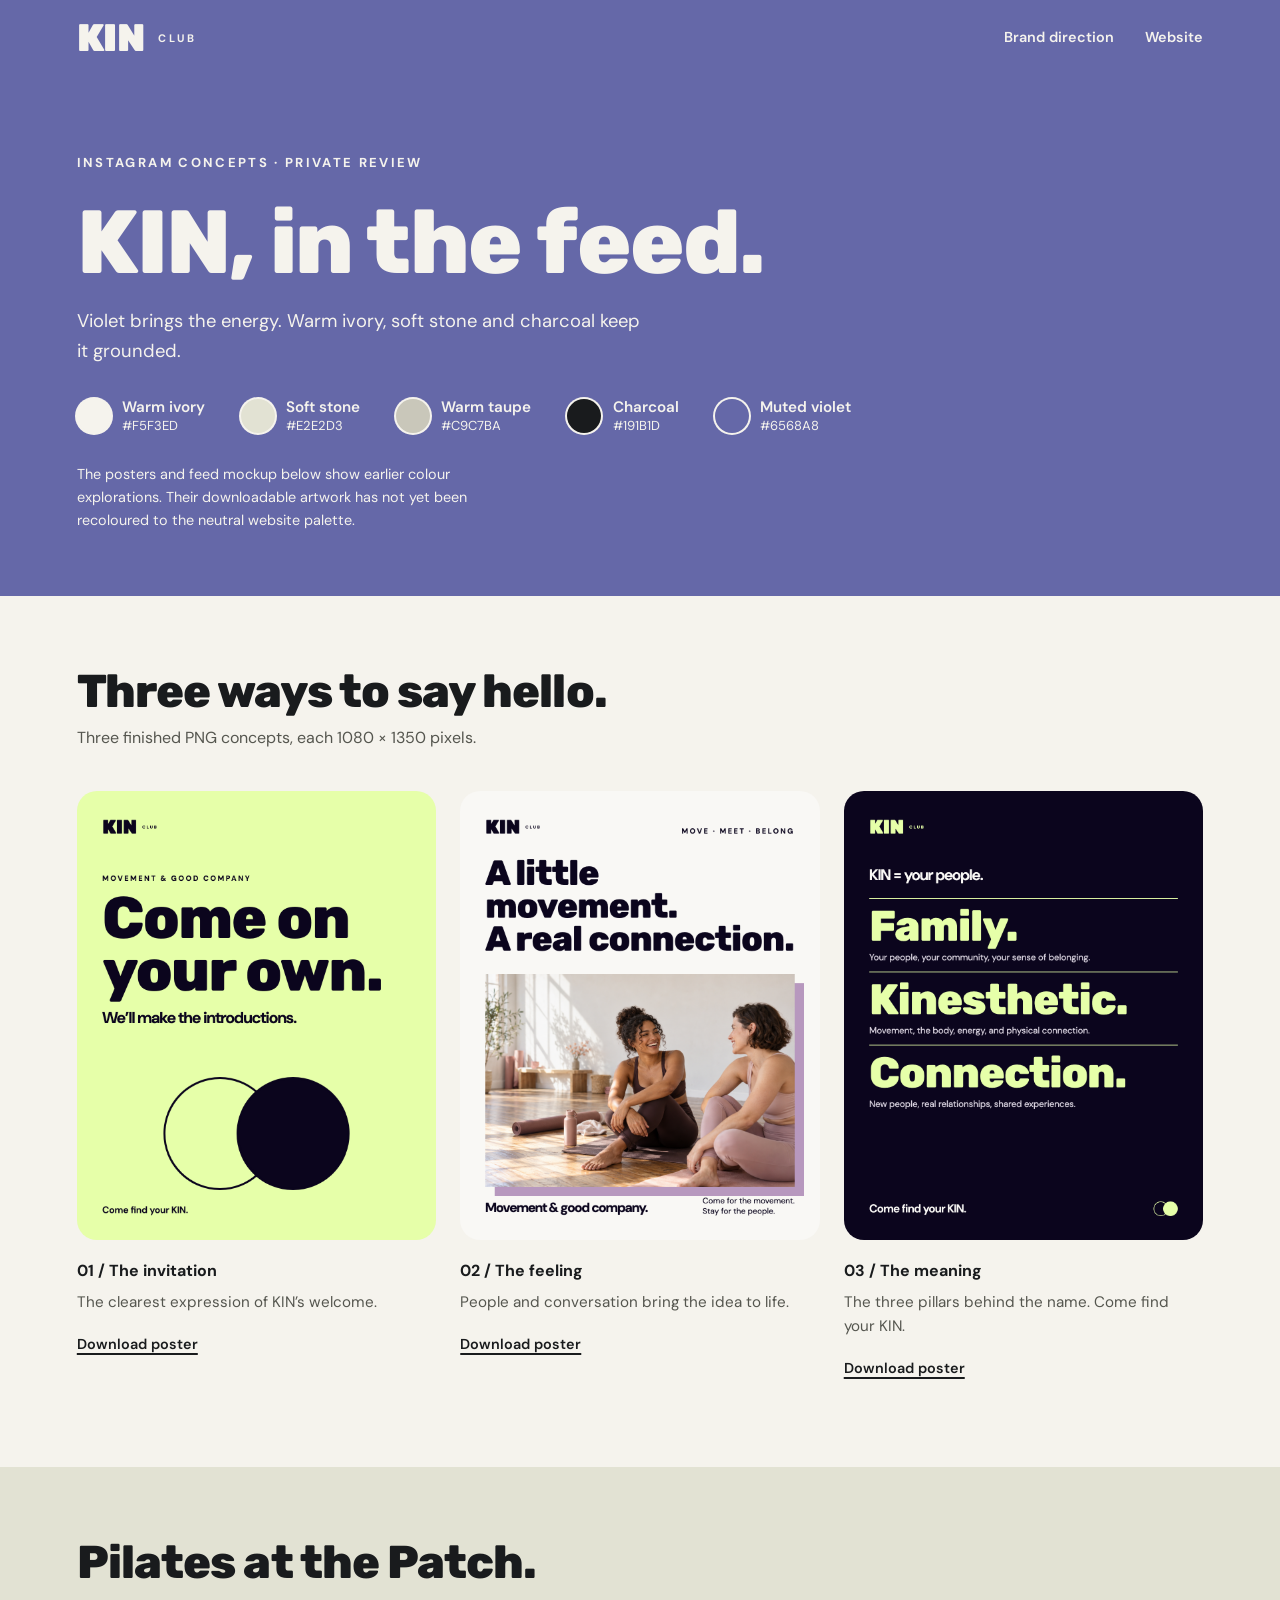
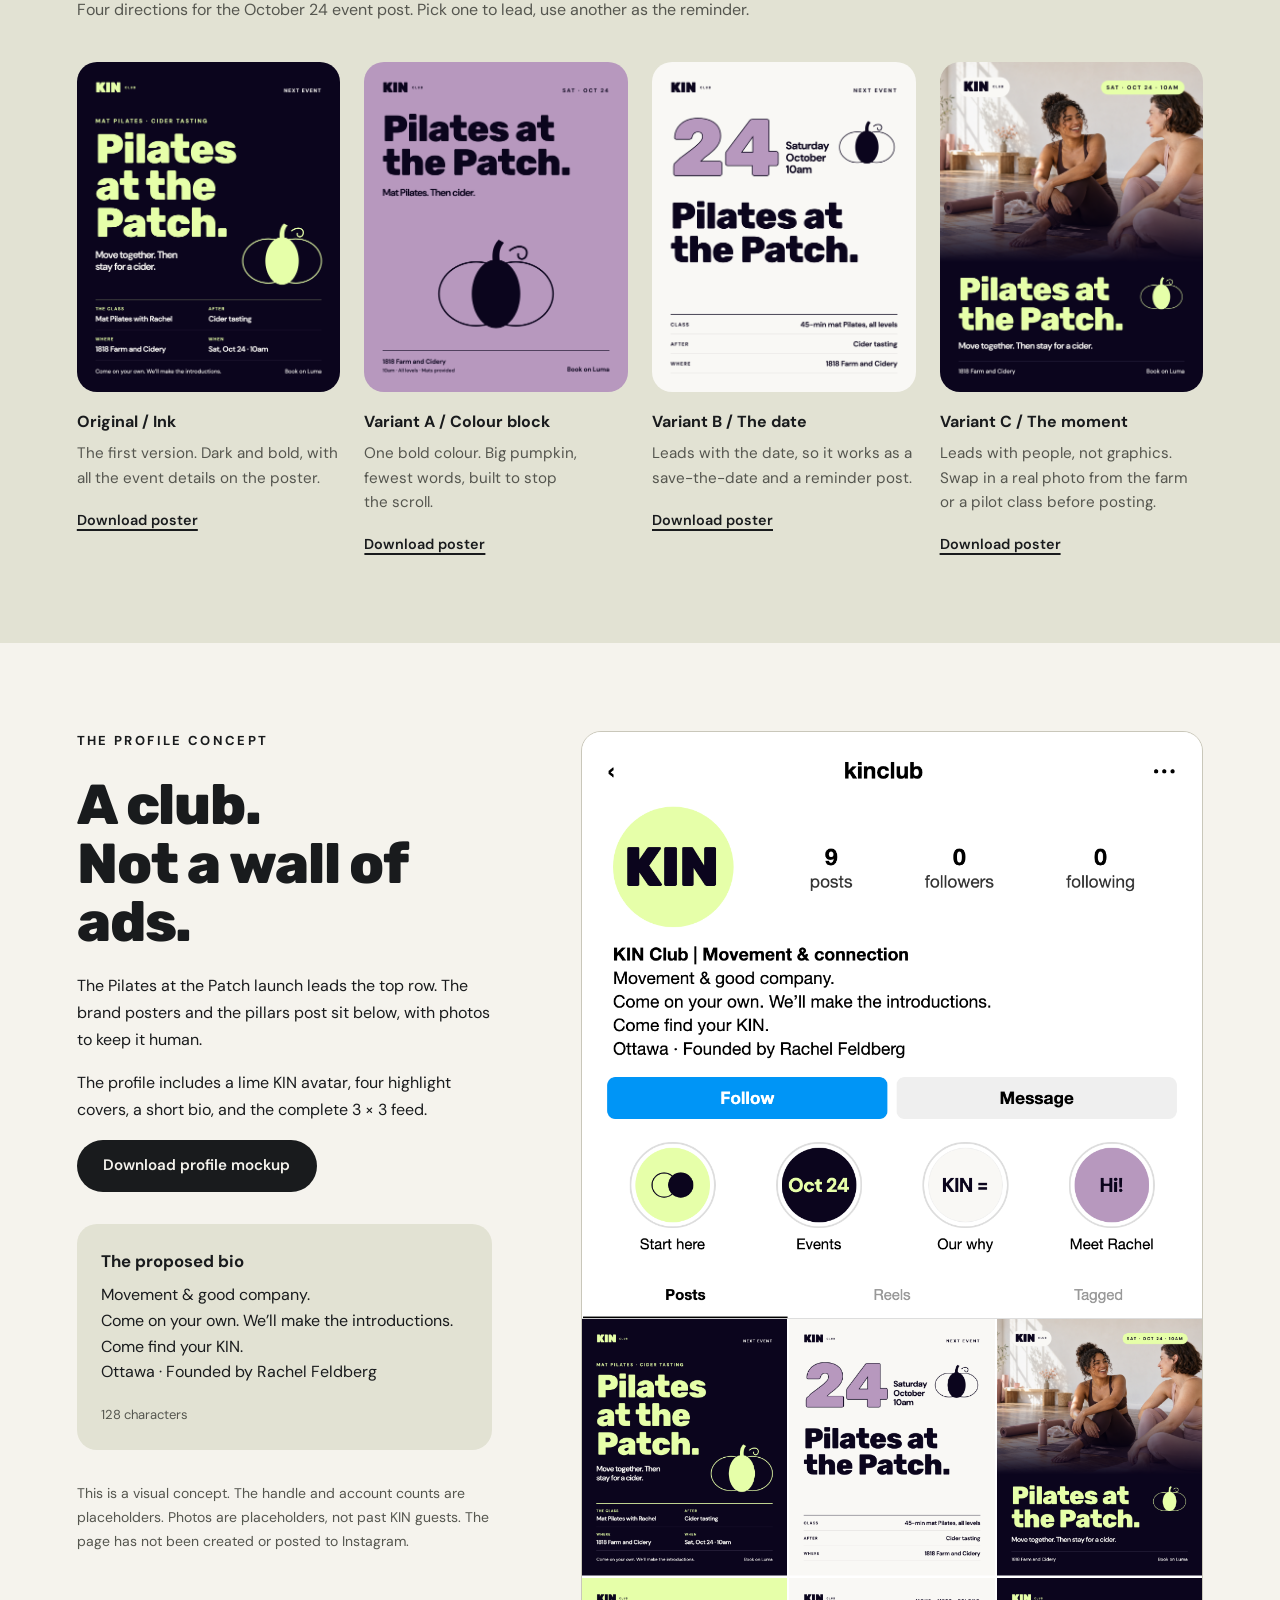
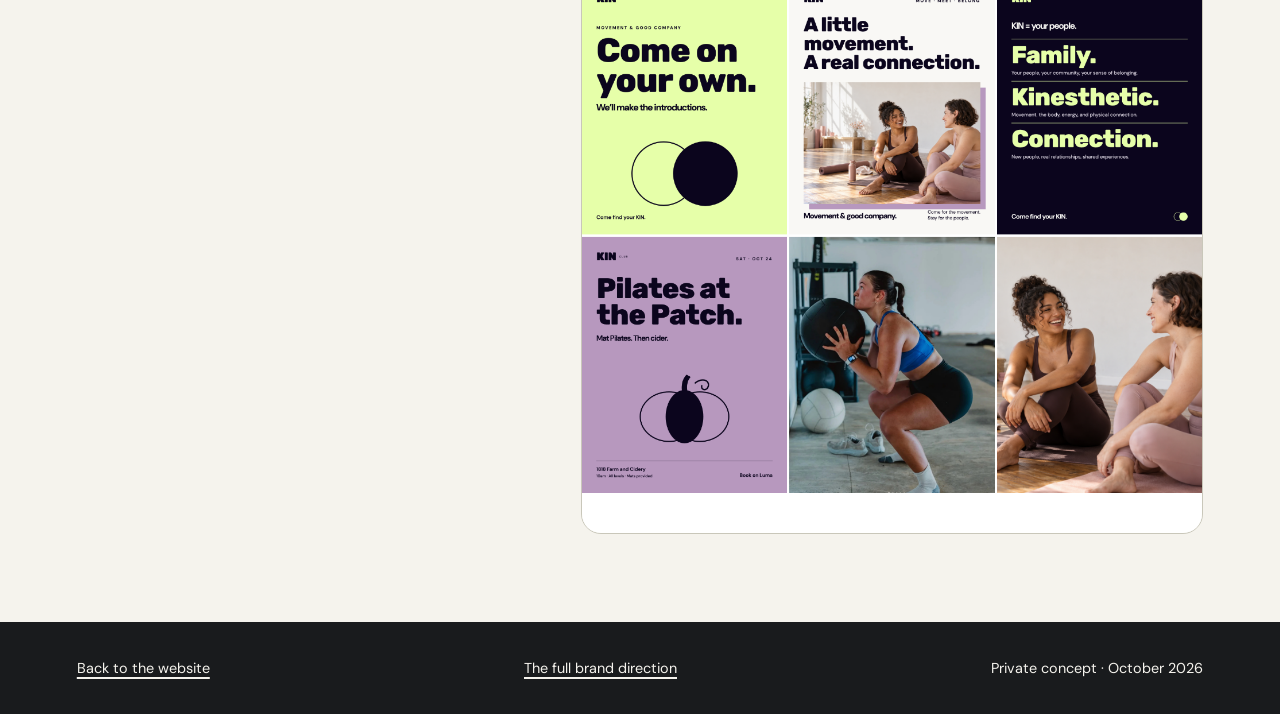
<file: social.html>
<!doctype html>
<html lang="en">
<head>
  <meta charset="UTF-8"><meta name="viewport" content="width=device-width, initial-scale=1"><meta name="robots" content="noindex, nofollow"><meta name="theme-color" content="#6568A8">
  <title>KIN Club | Instagram concepts</title>
  <meta name="description" content="A private review of KIN Club's Instagram poster concepts, proposed bio, profile design, and nine-post feed.">
  <link rel="icon" type="image/svg+xml" href="data:image/svg+xml,%3Csvg xmlns='http://www.w3.org/2000/svg' viewBox='0 0 64 64'%3E%3Crect width='64' height='64' rx='16' fill='%236568A8'/%3E%3Ctext x='32' y='47' text-anchor='middle' font-family='Arial,sans-serif' font-weight='900' font-size='48' fill='%23F5F3ED'%3Ek%3C/text%3E%3C/svg%3E">
  <link rel="preconnect" href="https://fonts.googleapis.com"><link rel="preconnect" href="https://fonts.gstatic.com" crossorigin><link href="https://fonts.googleapis.com/css2?family=Rubik:wght@700;800;900&display=swap" rel="stylesheet"><link rel="stylesheet" href="styles.css?v=kin-20261016b"><script src="theme.js?v=neutral-20261016"></script>
</head>
<body>
  <a class="skip-link" href="#main">Skip to content</a>
  <header class="site-header brand-header"><a class="wordmark" href="index.html" aria-label="KIN Club website">KIN<span>Club</span></a><nav aria-label="Concept navigation"><a href="brand.html">Brand direction</a><a href="index.html">Website</a></nav></header>
  <main id="main">
    <section class="social-lead"><p class="eyebrow">Instagram concepts · Private review</p><h1>KIN, in the feed.</h1><p>Violet brings the energy. Warm ivory, soft stone and charcoal keep it grounded.</p><div class="palette-strip" aria-label="Approved neutral palette"><span><i style="background:#F5F3ED"></i>Warm ivory <small>#F5F3ED</small></span><span><i style="background:#E2E2D3"></i>Soft stone <small>#E2E2D3</small></span><span><i style="background:#C9C7BA"></i>Warm taupe <small>#C9C7BA</small></span><span><i style="background:#191B1D"></i>Charcoal <small>#191B1D</small></span><span><i style="background:#6568A8"></i>Muted violet <small>#6568A8</small></span></div><p class="concept-disclosure">The posters and feed mockup below show earlier colour explorations. Their downloadable artwork has not yet been recoloured to the neutral website palette.</p></section>
    <section class="poster-section" aria-labelledby="poster-title"><div class="social-section-title"><h2 id="poster-title">Three ways to say hello.</h2><p>Three finished PNG concepts, each 1080 × 1350 pixels.</p></div><div class="poster-grid">
      <figure><a href="assets/social/01-come-on-your-own.png" aria-label="Open poster one at full size"><img src="assets/social/01-come-on-your-own.png" alt="Lime KIN poster: Come on your own. We’ll make the introductions. Two overlapping circles." width="1080" height="1350"></a><figcaption><span>01 / The invitation</span><p>The clearest expression of KIN’s welcome.</p><a href="assets/social/01-come-on-your-own.png" download="kin-01-come-on-your-own-1080x1350.png">Download poster</a></figcaption></figure>
      <figure><a href="assets/social/02-a-real-connection.png" aria-label="Open poster two at full size"><img src="assets/social/02-a-real-connection.png" alt="Paper and lilac KIN poster: A little movement. A real connection. An illustrative photograph of two women talking beside Pilates mats." width="1080" height="1350"></a><figcaption><span>02 / The feeling</span><p>People and conversation bring the idea to life.</p><a href="assets/social/02-a-real-connection.png" download="kin-02-a-real-connection-1080x1350.png">Download poster</a></figcaption></figure>
      <figure><a href="assets/social/03-family-kinesthetic-connection.png" aria-label="Open poster three at full size"><img src="assets/social/03-family-kinesthetic-connection.png" alt="Ink KIN poster: KIN = your people. Family. Kinesthetic. Connection. Come find your KIN." width="1080" height="1350"></a><figcaption><span>03 / The meaning</span><p>The three pillars behind the name. Come find your KIN.</p><a href="assets/social/03-family-kinesthetic-connection.png" download="kin-03-family-kinesthetic-connection-1080x1350.png">Download poster</a></figcaption></figure>
    </div></section>
    <section class="poster-section patch-section" aria-labelledby="patch-title"><div class="social-section-title"><h2 id="patch-title">Pilates at the Patch.</h2><p>Four directions for the October 24 event post. Pick one to lead, use another as the reminder.</p></div><div class="poster-grid poster-grid-four"><figure><a href="assets/social/05-pilates-at-the-patch.png" aria-label="Open Original / Ink at full size"><img src="assets/social/05-pilates-at-the-patch.png" alt="Ink KIN poster: Pilates at the Patch, a lime pumpkin, and event details." width="1080" height="1350" loading="lazy"></a><figcaption><span>Original / Ink</span><p>The first version. Dark and bold, with all the event details on the poster.</p><a href="assets/social/05-pilates-at-the-patch.png" download="kin-05-pilates-at-the-patch-1080x1350.png">Download poster</a></figcaption></figure><figure><a href="assets/social/06-patch-lilac.png" aria-label="Open Variant A / Colour block at full size"><img src="assets/social/06-patch-lilac.png" alt="Colour block KIN poster: Pilates at the Patch with a large ink pumpkin. Sat Oct 24, 1818 Farm and Cidery." width="1080" height="1350" loading="lazy"></a><figcaption><span>Variant A / Colour block</span><p>One bold colour. Big pumpkin, fewest words, built to stop the scroll.</p><a href="assets/social/06-patch-lilac.png" download="kin-06-patch-lilac-1080x1350.png">Download poster</a></figcaption></figure><figure><a href="assets/social/07-patch-date.png" aria-label="Open Variant B / The date at full size"><img src="assets/social/07-patch-date.png" alt="Paper KIN poster with a large lilac 24, Saturday October 10am, Pilates at the Patch, and event details." width="1080" height="1350" loading="lazy"></a><figcaption><span>Variant B / The date</span><p>Leads with the date, so it works as a save-the-date and a reminder post.</p><a href="assets/social/07-patch-date.png" download="kin-07-patch-date-1080x1350.png">Download poster</a></figcaption></figure><figure><a href="assets/social/08-patch-photo.png" aria-label="Open Variant C / The moment at full size"><img src="assets/social/08-patch-photo.png" alt="KIN poster with a photo of two women chatting beside their Pilates mats, above lime text: Pilates at the Patch. Sat Oct 24, 10am." width="1080" height="1350" loading="lazy"></a><figcaption><span>Variant C / The moment</span><p>Leads with people, not graphics. Swap in a real photo from the farm or a pilot class before posting.</p><a href="assets/social/08-patch-photo.png" download="kin-08-patch-photo-1080x1350.png">Download poster</a></figcaption></figure></div></section>
    <section class="feed-section" aria-labelledby="feed-title"><div class="feed-notes"><p class="eyebrow">The profile concept</p><h2 id="feed-title">A club.<br>Not a wall of ads.</h2><p>The Pilates at the Patch launch leads the top row. The brand posters and the pillars post sit below, with photos to keep it human.</p><p>The profile includes a lime KIN avatar, four highlight covers, a short bio, and the complete 3 × 3 feed.</p><a class="button button-dark" href="assets/social/04-instagram-profile-mockup.png" download="kin-instagram-profile-mockup.png">Download profile mockup</a><div class="bio-block"><h3>The proposed bio</h3><p>Movement &amp; good company.<br>Come on your own. We’ll make the introductions.<br>Come find your KIN.<br>Ottawa · Founded by Rachel Feldberg</p><span>128 characters</span></div><p class="concept-disclosure">This is a visual concept. The handle and account counts are placeholders. Photos are placeholders, not past KIN guests. The page has not been created or posted to Instagram.</p></div><figure class="feed-preview"><a href="assets/social/04-instagram-profile-mockup.png" aria-label="Open full Instagram profile mockup"><img src="assets/social/04-instagram-profile-mockup.png" alt="Concept KIN Instagram profile with bio, lime avatar, four highlight circles, and a nine-post grid led by the Pilates at the Patch posters." loading="lazy"></a></figure></section>
  </main>
  <footer class="brand-footer"><a href="index.html">Back to the website</a><a href="brand.html">The full brand direction</a><span>Private concept · October 2026</span></footer>
</body>
</html>
</file>
<file: styles.css>
/* KIN Club: shared styles for index.html, brand.html and social.html. Rebuilt 2026-10-16.
   Colours: approved palette only (ivory, stone, taupe, charcoal, violet). Muted is the existing secondary text grey.
   Contrast rules: ivory text on violet (4.6:1). Violet text on ivory at any size; on stone only at 20px+ bold.
   Shape rule: buttons and nav pills are full pills; tiles, ticket, photos and posters use --radius; brand motif circles are round. */
@font-face{font-family:'DM Sans';src:url('assets/dm-sans.ttf') format('truetype');font-style:normal;font-weight:100 1000;font-display:swap}
:root{--ivory:#F5F3ED;--stone:#E2E2D3;--taupe:#C9C7BA;--charcoal:#191B1D;--violet:#6568A8;--muted:#55564F;--font:'DM Sans',Arial,sans-serif;--display:'Rubik','DM Sans',Arial,sans-serif;--radius:20px;--pill:999px;--pad:max(clamp(1.25rem,6vw,6rem),calc((100% - 1320px) / 2));--ease-out:cubic-bezier(.23,1,.32,1);color-scheme:light}

/* Base */
*,*::before,*::after{box-sizing:border-box}
html{scroll-padding-top:1rem;-webkit-text-size-adjust:100%}
body{margin:0;background:var(--ivory);color:var(--charcoal);font-family:var(--font);font-size:1rem;line-height:1.6}
img{display:block;max-width:100%;height:auto}
a{color:inherit;text-underline-offset:.25em;text-decoration-thickness:1.5px}
a,button,summary{-webkit-tap-highlight-color:transparent}
:focus-visible{outline:3px solid currentColor;outline-offset:4px}
::selection{background:var(--violet);color:var(--ivory)}
h1,h2,h3{text-wrap:balance}
h1,h2{font-family:var(--display);font-weight:800;letter-spacing:-.02em}
h1{margin:0 0 1.5rem}
h2{margin:0 0 1.25rem;font-size:clamp(2.25rem,4.4vw,3.9rem);line-height:1.04}
h3{margin:0 0 .6rem}
p{margin-top:0;max-width:65ch;text-wrap:pretty}
figure,dd{margin:0}
section[id]{scroll-margin-top:1rem}
.skip-link{position:absolute;left:1rem;top:-6rem;z-index:10;padding:1rem 1.25rem;border-radius:var(--pill);background:var(--charcoal);color:var(--ivory)}
.skip-link:focus{top:1rem}
.section{padding:clamp(4rem,8vw,7rem) var(--pad)}
.eyebrow{margin-bottom:1.5rem;font-size:.8125rem;font-weight:700;letter-spacing:.18em;text-transform:uppercase}

/* Buttons and links */
.button{display:inline-flex;align-items:center;justify-content:center;gap:.6rem;min-height:52px;padding:.85rem 1.6rem;border:1.5px solid transparent;border-radius:var(--pill);font-size:.95rem;font-weight:600;line-height:1.2;text-decoration:none;white-space:nowrap;transition:background-color .2s,color .2s,transform 160ms var(--ease-out)}
.button-dark{background:var(--charcoal);color:var(--ivory)}
.button-dark:hover{background:var(--violet)}
.button-paper{background:var(--ivory);color:var(--charcoal)}
.button-paper:hover{background:var(--stone)}
.button:active{transform:scale(.97)}
.button.is-pending{background:transparent;color:inherit;border:1.5px dashed currentColor;cursor:default;white-space:normal;text-align:center}
.button.is-pending:hover,.button.is-pending:active{background:transparent;transform:none}
.text-link{display:inline-flex;align-items:center;min-height:44px;font-weight:600}

/* Pair symbol: one open circle meets a filled one. is-apart = own mats, is-group = pairs joining a small group */
.pair-symbol{--size:1.75rem;display:inline-flex;flex:none}
.pair-symbol i{display:block;width:var(--size);height:var(--size);border:2px solid currentColor;border-radius:50%}
.pair-symbol i+i{margin-left:calc(var(--size) * -.34);background:var(--pair-fill,var(--violet));border-color:var(--pair-fill,var(--violet))}
.pair-symbol.is-apart i+i{margin-left:.45rem}
.pair-symbol.is-group i:nth-child(odd){background:transparent;border-color:currentColor}

/* Header */
.site-header{display:flex;align-items:center;justify-content:space-between;gap:.5rem 2rem;min-height:76px;padding:.75rem var(--pad);background:var(--violet);color:var(--ivory)}
.wordmark{display:inline-flex;align-items:center;gap:.85rem;font-family:var(--display);font-size:2.4rem;font-weight:900;line-height:1;letter-spacing:-.01em;text-decoration:none}
.wordmark span{font-family:var(--font);font-size:.68rem;font-weight:700;letter-spacing:.24em;text-transform:uppercase}
.site-header nav{display:flex;align-items:center;gap:clamp(1rem,2.4vw,2.25rem)}
.site-header nav a,.brand-header>a:last-child{display:inline-flex;align-items:center;min-height:44px;font-size:.9rem;font-weight:600;text-decoration:none}
.site-header nav a:hover,.brand-header>a:last-child:hover{text-decoration:underline}
.site-header nav .nav-event{padding:0 1.1rem;border:1.5px solid currentColor;border-radius:var(--pill)}
.site-header nav .nav-event:hover{background:var(--ivory);color:var(--violet);text-decoration:none}

/* Hero: two circles meeting, the photo and an open seat */
.hero{display:grid;grid-template-columns:minmax(0,1.1fr) minmax(0,.9fr);align-items:center;gap:clamp(2.5rem,5vw,5rem);padding:clamp(2rem,4.5vw,4rem) var(--pad) clamp(3.5rem,6vw,5.5rem);background:var(--violet);color:var(--ivory);overflow:hidden}
.hero h1{font-size:clamp(2.75rem,4.7vw,4.75rem);line-height:1.04;margin-bottom:1.6rem}
.hero h1 .line{display:block}
.hero .mark{display:inline-block;margin-top:.1em;padding:0 .16em .06em;border-radius:.2em;background:var(--ivory);color:var(--violet);transform:rotate(-2deg)}
.hero-intro{max-width:36ch;margin-bottom:2rem;font-size:clamp(1.05rem,1.3vw,1.2rem);line-height:1.55}
.hero-actions{display:flex;flex-wrap:wrap;align-items:center;gap:1rem 1.75rem}
.hero-visual{position:relative;justify-self:end;width:min(100%,540px);aspect-ratio:1}
.hero-photo{position:absolute;top:0;right:0;width:84%;aspect-ratio:1;overflow:hidden;border-radius:50%;background:var(--stone)}
.hero-photo img{width:100%;height:100%;object-fit:cover;object-position:100% 50%}
.hero-note{position:absolute;left:0;bottom:0;display:grid;place-items:center;width:44%;aspect-ratio:1;margin:0;padding:1rem;border:2px dashed var(--ivory);border-radius:50%;background:var(--violet);font-size:clamp(1rem,1.4vw,1.25rem);font-weight:650;line-height:1.25;text-align:center;transform:rotate(-8deg)}

/* The experience: Arrive, Move, Stay */
.experience-head,.pillars-head{max-width:900px}
.experience-head h2,.pillars-head h2{margin-bottom:1.5rem}
.experience-head p,.pillars-head p{max-width:58ch;margin:0;color:var(--muted);font-size:1.125rem;line-height:1.7}
.steps{display:grid;grid-template-columns:repeat(3,minmax(0,1fr));align-items:start;gap:1.25rem;margin:clamp(3rem,5vw,4.5rem) 0 0;padding:0;list-style:none}
.step{display:flex;flex-direction:column;min-height:23rem;padding:clamp(1.6rem,2.4vw,2.25rem);border-radius:var(--radius)}
.step:nth-child(2){margin-top:3rem}
.step:nth-child(3){margin-top:6rem}
.step-top{display:flex;align-items:flex-start;justify-content:space-between;gap:1rem;margin-bottom:auto;padding-bottom:3rem}
.step-verb{font-family:var(--display);font-size:clamp(2.5rem,4vw,3.5rem);font-weight:800;line-height:1;letter-spacing:-.02em}
.step .pair-symbol{--size:2.1rem;margin-top:.35rem}
.step h3{margin-bottom:.75rem;font-size:1.4rem;font-weight:650;line-height:1.2;letter-spacing:-.015em}
.step p{margin:0;line-height:1.6}
.step-arrive{--pair-fill:var(--ivory);background:var(--violet);color:var(--ivory)}
.step-move{background:var(--stone)}
.step-move .step-verb{color:var(--violet)}
.step-move p{color:var(--muted)}
.step-stay{background:var(--charcoal);color:var(--ivory)}
.step-stay .step-verb{color:var(--stone)}

/* Pillars: KIN = Family, Kinesthetic, Connection. Connection leads. */
.pillars{background:var(--stone)}
.pillars-list{margin:clamp(2.5rem,5vw,4rem) 0 0}
.pillars-list>div{display:grid;grid-template-columns:minmax(0,1.5fr) minmax(0,1fr);align-items:center;gap:.75rem 3rem;padding:clamp(1.3rem,2.4vw,2rem) clamp(1.25rem,2.6vw,2.25rem);border-top:1.5px solid var(--taupe)}
.pillars-list dt{display:flex;flex-wrap:wrap;align-items:baseline;gap:0 .4em;font-family:var(--display);font-size:clamp(2.4rem,5.4vw,5rem);font-weight:800;line-height:1.05;letter-spacing:-.02em}
.pillars-list dt span{color:var(--violet);font-size:clamp(1.25rem,1.8vw,1.6rem)}
.pillars-list dd{max-width:34ch;color:var(--muted);font-size:1.0625rem;line-height:1.6}
.pillars-list .is-lead{border-top:0;border-radius:var(--radius);background:var(--violet);color:var(--ivory)}
.pillars-list .is-lead dt span,.pillars-list .is-lead dd{color:var(--ivory)}
.pillars-close{margin:clamp(2.5rem,4vw,3.5rem) 0 0;color:var(--violet);font-family:var(--display);font-size:clamp(1.75rem,3vw,2.6rem);font-weight:800;line-height:1.1;letter-spacing:-.02em}

/* Next event: the ticket */
.gathering>.eyebrow{color:var(--violet)}
.ticket{--pair-fill:var(--ivory);display:grid;grid-template-columns:minmax(220px,.34fr) minmax(0,1fr);border-radius:var(--radius);background:var(--violet);color:var(--ivory)}
.ticket-stub{position:relative;display:flex;padding:clamp(1.75rem,3vw,2.75rem);border-right:2px dashed rgba(245,243,237,.6)}
.ticket-stub::before,.ticket-stub::after{content:'';position:absolute;right:-15px;width:28px;height:28px;border-radius:50%;background:var(--ivory)}
.ticket-stub::before{top:-14px}
.ticket-stub::after{bottom:-14px}
.ticket-date{display:flex;flex:1;margin:0}
.ticket-date time{display:flex;flex:1;flex-direction:column}
.ticket-day,.ticket-month{font-size:.875rem;font-weight:700;letter-spacing:.16em;text-transform:uppercase}
.ticket-date strong{margin:.6rem 0 .5rem;font-family:var(--display);font-size:clamp(5.5rem,10vw,9rem);font-weight:900;line-height:.85;letter-spacing:-.03em}
.ticket-time{margin-top:auto;padding-top:2rem;font-family:var(--display);font-size:clamp(2rem,3vw,2.75rem);font-weight:800;line-height:1}
.ticket-body{padding:clamp(1.75rem,3.5vw,3.25rem)}
.ticket-body h2{margin-bottom:1rem;font-size:clamp(2.5rem,5vw,4.5rem);line-height:1}
.ticket-intro{max-width:46ch;margin:0;font-size:1.125rem;line-height:1.6}
.event-facts{display:grid;grid-template-columns:repeat(3,minmax(0,1fr));gap:0 1.75rem;margin:2rem 0 0}
.event-facts>div{padding:1rem 0 1.1rem;border-top:1.5px solid rgba(245,243,237,.45)}
.event-facts dt{font-size:.75rem;font-weight:700;letter-spacing:.16em;text-transform:uppercase}
.event-facts dd{margin-top:.3rem;font-size:1.0625rem;font-weight:600;line-height:1.35}
.ticket-foot{display:flex;flex-wrap:wrap;align-items:center;gap:1.25rem 2rem;margin-top:2rem}
.event-note{display:flex;align-items:center;gap:1rem;max-width:44ch;margin:0;font-weight:550;line-height:1.45}

/* Founder story */
.story{display:grid;grid-template-columns:minmax(0,.85fr) minmax(0,1.15fr);grid-template-rows:auto 1fr;grid-template-areas:"photo heading" "photo copy";gap:0 clamp(3rem,7vw,7rem);background:var(--stone)}
.story-heading{grid-area:heading;margin-bottom:2.5rem}
.story-heading h2{margin-bottom:1.75rem}
.founder-photo{grid-area:photo;align-self:start;max-width:520px}
.founder-photo img{width:100%;aspect-ratio:4/5;object-fit:cover;object-position:center 30%;border-radius:var(--radius);box-shadow:1.25rem 1.25rem 0 var(--violet)}
.founder-photo figcaption{margin-top:2.25rem;color:var(--muted);font-size:.875rem}
.story-copy{grid-area:copy}
.story-route{display:flex;align-items:center;gap:1.25rem;max-width:380px;font-size:.9rem;font-weight:600;line-height:1.35}
.story-route strong{color:var(--muted);font-size:.85rem;font-weight:500}
.route-line{position:relative;flex:1;min-width:40px;height:2px;background:var(--violet)}
.route-line::before,.route-line::after{content:'';position:absolute;top:50%;width:12px;height:12px;border-radius:50%;transform:translateY(-50%)}
.route-line::before{left:0;border:2px solid var(--violet);background:var(--stone)}
.route-line::after{right:0;background:var(--violet)}
.story-copy p{margin-bottom:1.25rem;color:var(--muted);font-size:1.0625rem;line-height:1.7}
.story-copy .story-lead{color:var(--charcoal);font-size:clamp(1.35rem,2vw,1.6rem);font-weight:500;line-height:1.35;letter-spacing:-.015em}
.story-copy .story-turn{margin:2rem 0;padding-left:1.25rem;border-left:4px solid var(--violet);color:var(--charcoal);font-size:clamp(1.2rem,1.7vw,1.4rem);font-weight:500;line-height:1.5}
.founder-signoff{display:flex;align-items:center;gap:1.1rem;margin-top:2rem;padding-top:1.5rem;border-top:1.5px solid var(--taupe);font-size:.95rem;line-height:1.45}
.founder-signoff strong{font-weight:650}

/* Questions */
.faq{display:grid;grid-template-columns:minmax(0,.8fr) minmax(0,1.2fr);align-items:start;gap:2.5rem clamp(2.5rem,6vw,6rem)}
.faq-head p{margin:0;color:var(--muted);font-size:1.125rem}
.faq-list{display:grid;gap:.6rem}
.faq details{border-radius:var(--radius);background:var(--stone);transition:background-color .25s,color .25s}
.faq details:not([open]):hover{background:var(--taupe)}
.faq summary{display:flex;align-items:center;justify-content:space-between;gap:1rem;min-height:64px;padding:1rem 1.1rem 1rem 1.5rem;font-size:1.0625rem;font-weight:600;line-height:1.35;list-style:none;cursor:pointer}
.faq summary::-webkit-details-marker{display:none}
.faq summary::after{content:'+';flex:none;display:grid;place-items:center;width:2rem;height:2rem;border-radius:50%;background:var(--violet);color:var(--ivory);font-size:1.35rem;font-weight:500;line-height:1;transition:transform .25s var(--ease-out),background-color .25s,color .25s}
.faq summary:focus-visible{outline:3px solid var(--charcoal);outline-offset:-3px;border-radius:var(--radius)}
.faq details[open]{background:var(--violet);color:var(--ivory)}
.faq details[open] summary::after{background:var(--ivory);color:var(--violet);transform:rotate(45deg)}
.faq details>p{margin:0;padding:0 1.5rem 1.4rem;line-height:1.65}

/* Closing invitation: the open circle joins the group */
.closing{display:flex;flex-direction:column;align-items:center;padding:clamp(4.5rem,9vw,8rem) var(--pad);background:var(--violet);color:var(--ivory);text-align:center}
.kin-circles{--size:clamp(2.75rem,5vw,4rem);display:flex;margin-bottom:2rem}
.kin-circles i{display:block;width:var(--size);height:var(--size);border:2px dashed var(--ivory);border-radius:50%}
.kin-circles i+i{margin-left:calc(var(--size) * -.3);border-style:solid}
.kin-circles i:nth-child(2){background:var(--charcoal);border-color:var(--charcoal)}
.kin-circles i:nth-child(3){background:var(--ivory)}
.closing-lead{margin-bottom:1rem;font-size:clamp(1.15rem,1.8vw,1.5rem);font-weight:600}
.closing h2{margin-bottom:2rem;font-size:clamp(2.75rem,8vw,7rem);line-height:.98}
.closing-event{margin-bottom:2rem;font-size:1.0625rem;line-height:1.5}

/* Footer */
.site-footer{padding:3rem var(--pad) 1.5rem;background:var(--charcoal);color:var(--ivory)}
.footer-top{display:flex;flex-wrap:wrap;justify-content:space-between;align-items:flex-start;gap:1.5rem 2rem}
.footer-top p{margin:0;font-size:.95rem;line-height:1.5}
.footer-links{display:flex;flex-direction:column}
.footer-links a{display:inline-flex;align-items:center;min-height:44px;font-size:.9rem}
.footer-mark{display:flex;flex-direction:column;align-items:flex-start;padding:2.5rem 0 1.5rem;color:var(--stone);font-family:var(--display);line-height:1;text-decoration:none}
.footer-mark .kin-icon{width:clamp(5rem,14vw,13rem);height:auto;margin:0 0 1rem .4rem;color:var(--violet)}
.footer-mark b{font-size:clamp(7rem,24vw,22rem);font-weight:900;line-height:.82;letter-spacing:-.02em}
.footer-mark span{margin:1.2rem 0 0 .3em;font-family:var(--font);font-size:clamp(.9rem,1.6vw,1.5rem);font-weight:700;letter-spacing:.32em;text-transform:uppercase}
.footer-bottom{display:flex;flex-wrap:wrap;justify-content:space-between;gap:.4rem 1rem;padding-top:1.2rem;border-top:1px solid rgba(201,199,186,.4);font-size:.8125rem}

/* Brand direction page */
.brand-hero{padding:clamp(3rem,7vw,5.5rem) var(--pad) clamp(3.5rem,7vw,6rem);background:var(--violet);color:var(--ivory)}
.brand-hero h1{max-width:12ch;font-size:clamp(3rem,7vw,6.5rem);line-height:1}
.brand-hero>p:last-child{max-width:53ch;margin:0;font-size:1.15rem}
.brand-section{padding:clamp(3rem,6vw,4.75rem) var(--pad);border-bottom:1.5px solid var(--taupe)}
.brand-section .eyebrow{color:var(--violet)}
.brand-section h2{font-size:clamp(2.1rem,3.6vw,2.9rem)}
.brand-section h3{font-size:1.25rem;font-weight:650;line-height:1.25}
.brand-section p,.brand-section li{line-height:1.7}
.brand-section .large-copy{max-width:42ch;font-size:clamp(1.3rem,2vw,1.65rem);line-height:1.4;letter-spacing:-.015em}
.brand-section ul{padding-left:1.2rem}
.brand-section li{margin-bottom:.6rem;padding-left:.3rem}
.brand-section li::marker{color:var(--violet)}
.two-col{display:grid;grid-template-columns:1fr 1fr;gap:1.5rem 5%;margin:2.5rem 0}
.swatches{display:grid;grid-template-columns:repeat(5,minmax(0,1fr));gap:1rem;margin:2rem 0}
.swatch{display:flex;flex-direction:column;justify-content:space-between;min-height:200px;padding:1.4rem 1.2rem;border:1.5px solid var(--taupe);border-radius:var(--radius)}
.swatch span{font-size:1.25rem;font-weight:650;line-height:1.2}
.swatch small{font-size:.875rem;line-height:1.45}
.type-specimen{margin:2rem 0;padding:clamp(1.75rem,4vw,3rem);border-radius:var(--radius);background:var(--violet);color:var(--ivory)}
.type-specimen>p{max-width:none}
.type-specimen>p:first-child{margin-bottom:1.5rem;font-family:var(--display);font-size:clamp(2.6rem,6vw,5.25rem);font-weight:800;line-height:1.02;letter-spacing:-.02em}
.type-specimen>p:last-child{margin:0;font-size:1.1rem}
.brand-section table{width:100%;margin:1.5rem 0;border-collapse:collapse;font-size:.95rem}
.brand-section th,.brand-section td{padding:1rem 1rem 1rem 0;border-bottom:1.5px solid var(--taupe);text-align:left;vertical-align:top}
.brand-section th{font-weight:650}
.brand-section th:first-child,.brand-section td:first-child{width:20%}
.note{padding:1.2rem 1.5rem;border-left:4px solid var(--violet);border-radius:0 var(--radius) var(--radius) 0;background:var(--stone)}
.source-list{columns:2;column-gap:3rem}
.source-list li{break-inside:avoid}
.brand-footer{display:flex;flex-wrap:wrap;justify-content:space-between;align-items:center;gap:.5rem 2rem;padding:1.5rem var(--pad);background:var(--charcoal);color:var(--ivory);font-size:.9rem}
.brand-footer a{display:inline-flex;align-items:center;min-height:44px}

/* Social concepts page */
.social-lead{padding:clamp(3rem,6vw,5rem) var(--pad) clamp(3rem,5vw,4.25rem);background:var(--violet);color:var(--ivory)}
.social-lead h1{margin-bottom:1.25rem;font-size:clamp(3rem,7vw,6.5rem);line-height:1}
.social-lead>p:not(.eyebrow){max-width:46ch;font-size:1.15rem}
.social-lead>p.concept-disclosure{margin:0;color:inherit;font-size:.9rem}
.palette-strip{display:flex;flex-wrap:wrap;gap:1.1rem 2.25rem;margin:2rem 0 1.75rem}
.palette-strip>span{display:grid;grid-template-columns:34px auto;align-items:center;column-gap:.7rem;font-size:.95rem;font-weight:600;line-height:1.3}
.palette-strip i{grid-row:span 2;width:34px;height:34px;border-radius:50%;box-shadow:0 0 0 2px var(--ivory)}
.palette-strip small{font-size:.8125rem;font-weight:400}
.concept-disclosure{color:var(--muted);font-size:.9rem}
.poster-section{padding:clamp(3rem,6vw,4.5rem) var(--pad) clamp(3.5rem,6vw,5rem)}
.patch-section{background:var(--stone)}
.social-section-title h2{margin-bottom:.6rem;font-size:clamp(2.1rem,3.6vw,2.9rem)}
.social-section-title>p{color:var(--muted)}
.poster-grid{display:grid;grid-template-columns:repeat(3,minmax(0,1fr));gap:2rem 1.5rem;margin-top:2.5rem}
.poster-grid-four{grid-template-columns:repeat(4,minmax(0,1fr))}
.poster-grid figure{min-width:0}
.poster-grid figure>a{display:block;border-radius:var(--radius);transition:transform 200ms var(--ease-out)}
.poster-grid img{width:100%;aspect-ratio:4/5;border-radius:var(--radius)}
.poster-grid figcaption{padding-top:1.1rem}
.poster-grid figcaption>span{font-weight:700}
.poster-grid figcaption p{margin:.4rem 0 .5rem;color:var(--muted);font-size:.95rem}
.poster-grid figcaption a{display:inline-flex;align-items:center;min-height:44px;font-size:.9rem;font-weight:600}
.feed-section{display:grid;grid-template-columns:minmax(0,.8fr) minmax(0,1.2fr);align-items:start;gap:2.5rem clamp(2.5rem,7vw,6rem);padding:clamp(3.5rem,7vw,5.5rem) var(--pad)}
.feed-notes h2{font-size:clamp(2.6rem,4.4vw,4.25rem)}
.feed-notes>p:not(.eyebrow){line-height:1.7}
.feed-notes>p.concept-disclosure{font-size:.875rem}
.bio-block{margin:2rem 0;padding:1.5rem;border-radius:var(--radius);background:var(--stone)}
.bio-block h3{margin-bottom:.5rem;font-size:1.05rem}
.bio-block p{line-height:1.6}
.bio-block>span{color:var(--muted);font-size:.8125rem}
.feed-preview{margin:0;overflow:hidden;border:1.5px solid var(--taupe);border-radius:var(--radius);background:var(--ivory)}
.feed-preview img{width:100%}

/* Responsive */
@media(max-width:1100px){
  .poster-grid-four,.event-facts{grid-template-columns:repeat(2,minmax(0,1fr))}
}
@media(max-width:860px){
  .site-header{flex-wrap:wrap}
  .hero{grid-template-columns:1fr}
  .hero-visual{width:min(100%,440px)}
  .desktop-break{display:none}
  .steps{grid-template-columns:1fr;gap:1rem}
  .step,.step:nth-child(2),.step:nth-child(3){min-height:0;margin-top:0}
  .step-top{padding-bottom:1.75rem}
  .ticket{grid-template-columns:1fr}
  .ticket-stub{border-right:0;border-bottom:2px dashed rgba(245,243,237,.6)}
  .ticket-stub::before,.ticket-stub::after{top:auto;bottom:-15px}
  .ticket-stub::before{right:auto;left:-14px}
  .ticket-stub::after{right:-14px}
  .ticket-date time{display:grid;grid-template-columns:auto 1fr;align-items:center;column-gap:1.25rem}
  .ticket-date strong{grid-column:1;grid-row:1 / 4;margin:0;font-size:clamp(4.5rem,18vw,6rem)}
  .ticket-day,.ticket-month,.ticket-time{grid-column:2}
  .ticket-time{margin-top:0;padding-top:.3rem;font-size:1.75rem}
  .story{grid-template-columns:1fr;grid-template-rows:auto;grid-template-areas:"heading" "photo" "copy"}
  .founder-photo{max-width:440px;margin-bottom:3rem}
  .faq,.feed-section,.two-col{grid-template-columns:1fr}
  .feed-preview{max-width:640px}
  .swatches{grid-template-columns:repeat(2,minmax(0,1fr))}
  .swatch{min-height:150px}
  .swatch:last-child{grid-column:1 / -1}
}
@media(min-width:861px){
  .founder-photo,.faq-head{position:sticky;top:2rem}
}
@media(max-width:640px){
  .site-header{padding-top:1rem;padding-bottom:.5rem}
  .wordmark{font-size:2.1rem}
  .site-header nav{width:100%;gap:1.1rem}
  .site-header nav a{font-size:.875rem}
  .site-header nav a:nth-child(3){display:none}
  .hero h1{font-size:clamp(2.5rem,12vw,3.6rem)}
  .pillars-list>div{grid-template-columns:1fr}
  .event-facts{grid-template-columns:1fr}
  .founder-photo img{box-shadow:.75rem .75rem 0 var(--violet)}
  .faq summary{font-size:1rem}
  .footer-top,.footer-bottom{flex-direction:column}
  .source-list{columns:1}
  .brand-section table{font-size:.875rem}
  .brand-section th:first-child,.brand-section td:first-child{width:30%}
  .poster-grid,.poster-grid-four{grid-template-columns:1fr;gap:2.5rem}
  .palette-strip{gap:1rem 1.4rem}
}

/* Motion: entrances tell the introduction story; everything stays still under reduced motion */
@media(prefers-reduced-motion:no-preference){
  html{scroll-behavior:smooth}
  .hero-copy>*{animation:rise .6s var(--ease-out) both}
  .hero-copy>:nth-child(2){animation-delay:60ms}
  .hero-copy>:nth-child(3){animation-delay:120ms}
  .hero-copy>:nth-child(4){animation-delay:180ms}
  .hero-photo{animation:grow .8s var(--ease-out) 80ms both}
  .hero-note{animation:arrive .9s var(--ease-out) 420ms both}
  .faq details[open]>p{animation:faq-in .25s var(--ease-out)}
  @supports (animation-timeline:view()){
    .step,.ticket,.pillars-list>div{animation:reveal linear both;animation-timeline:view();animation-range:entry 0% cover 25%}
    .kin-circles i:first-child{animation:join linear both;animation-timeline:view();animation-range:entry 20% cover 45%}
  }
}
@media(hover:hover) and (pointer:fine) and (prefers-reduced-motion:no-preference){
  .button:hover{transform:translateY(-2px)}
  .button:hover:active{transform:scale(.97)}
  .button.is-pending:hover{transform:none}
  .poster-grid figure>a:hover{transform:translateY(-4px)}
}
@media(prefers-reduced-motion:reduce){
  .button,.poster-grid figure>a,.faq summary::after{transition:none}
}
@keyframes rise{from{opacity:0;transform:translateY(12px)}}
@keyframes grow{from{opacity:0;transform:scale(.9)}}
@keyframes arrive{from{opacity:0;transform:translate(-32px,12px) rotate(-20deg)}}
@keyframes reveal{from{opacity:0;transform:translateY(40px)}}
@keyframes join{from{transform:translateX(-1.75rem)}}
@keyframes faq-in{from{opacity:0;transform:translateY(-4px)}}
</file>
